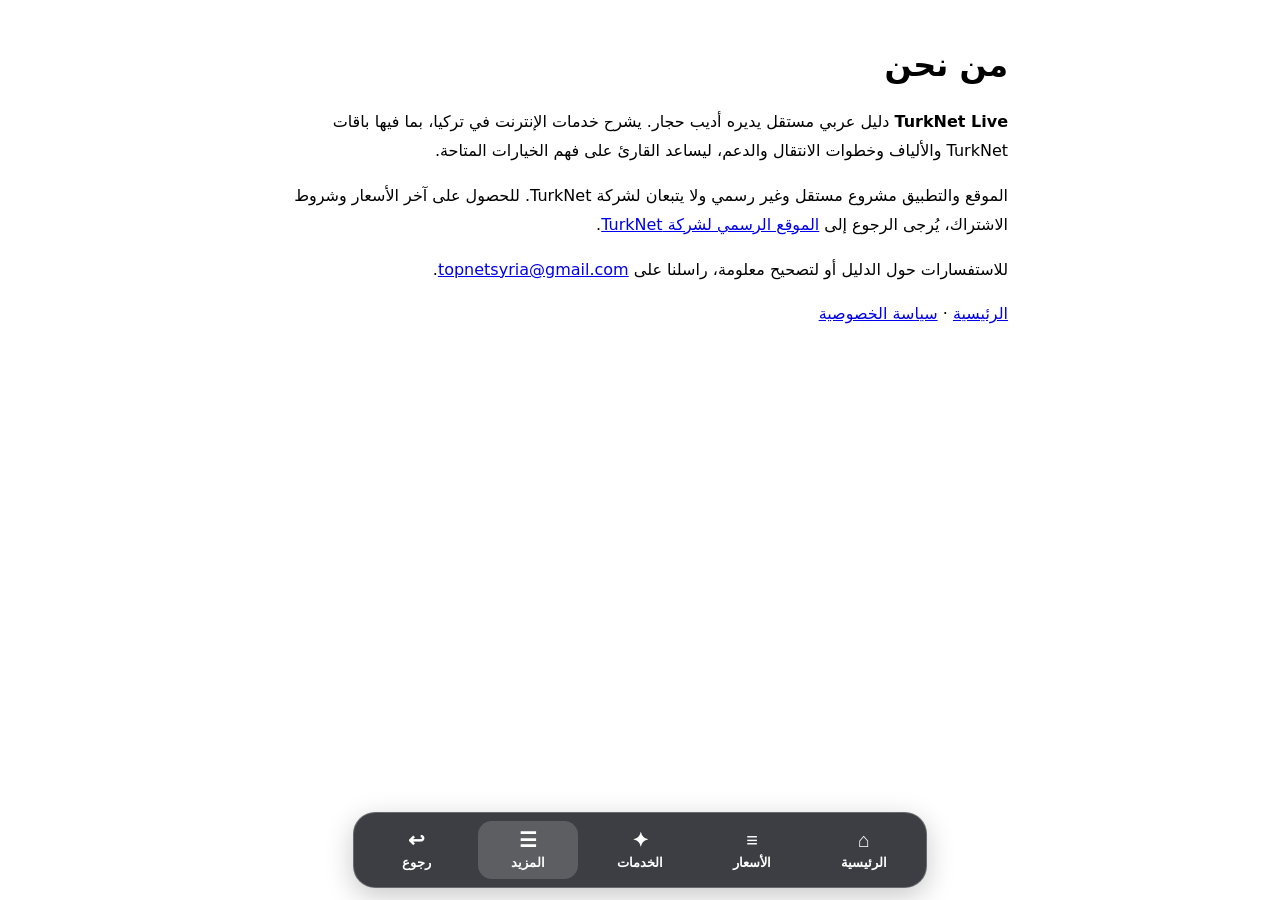
<file: about.html>
<!doctype html>
<html lang="ar" dir="rtl">
<head>
  <meta charset="utf-8">
  <meta name="viewport" content="width=device-width, initial-scale=1">
  <meta name="description" content="تعرّف على TurkNet Live، دليل عربي مستقل لخدمات الإنترنت في تركيا">
  <title>من نحن | TurkNet Live</title>
  <link rel="canonical" href="https://turknet.live/about.html">
  <style>
    :root{color-scheme:light dark}
    body{margin:0;padding:1.5rem;font:1rem/1.8 system-ui,sans-serif}
    main{max-width:46rem;margin:auto}
    h1{line-height:1.3}
    h2{font-size:1.2rem;margin-block:1.6rem .3rem}
    p{margin-block:.5rem 1rem}
    a{word-break:break-word}
  </style>
<script src="/site-quicknav.js?v=20261126c" defer></script></head>
<body>
  <main>
    <h1>من نحن</h1>
    <p><strong>TurkNet Live</strong> دليل عربي مستقل يديره أديب حجار. يشرح خدمات الإنترنت في تركيا، بما فيها باقات TurkNet والألياف وخطوات الانتقال والدعم، ليساعد القارئ على فهم الخيارات المتاحة.</p>
    <p>الموقع والتطبيق مشروع مستقل وغير رسمي ولا يتبعان لشركة TurkNet. للحصول على آخر الأسعار وشروط الاشتراك، يُرجى الرجوع إلى <a href="https://www.turk.net/">الموقع الرسمي لشركة TurkNet</a>.</p>
    <p>للاستفسارات حول الدليل أو لتصحيح معلومة، راسلنا على <a href="mailto:topnetsyria@gmail.com"><bdi>topnetsyria@gmail.com</bdi></a>.</p>
    <nav aria-label="روابط الموقع"><a href="/">الرئيسية</a> · <a href="/privacy-policy.html">سياسة الخصوصية</a></nav>
  </main>
</body>
</html>
</file>
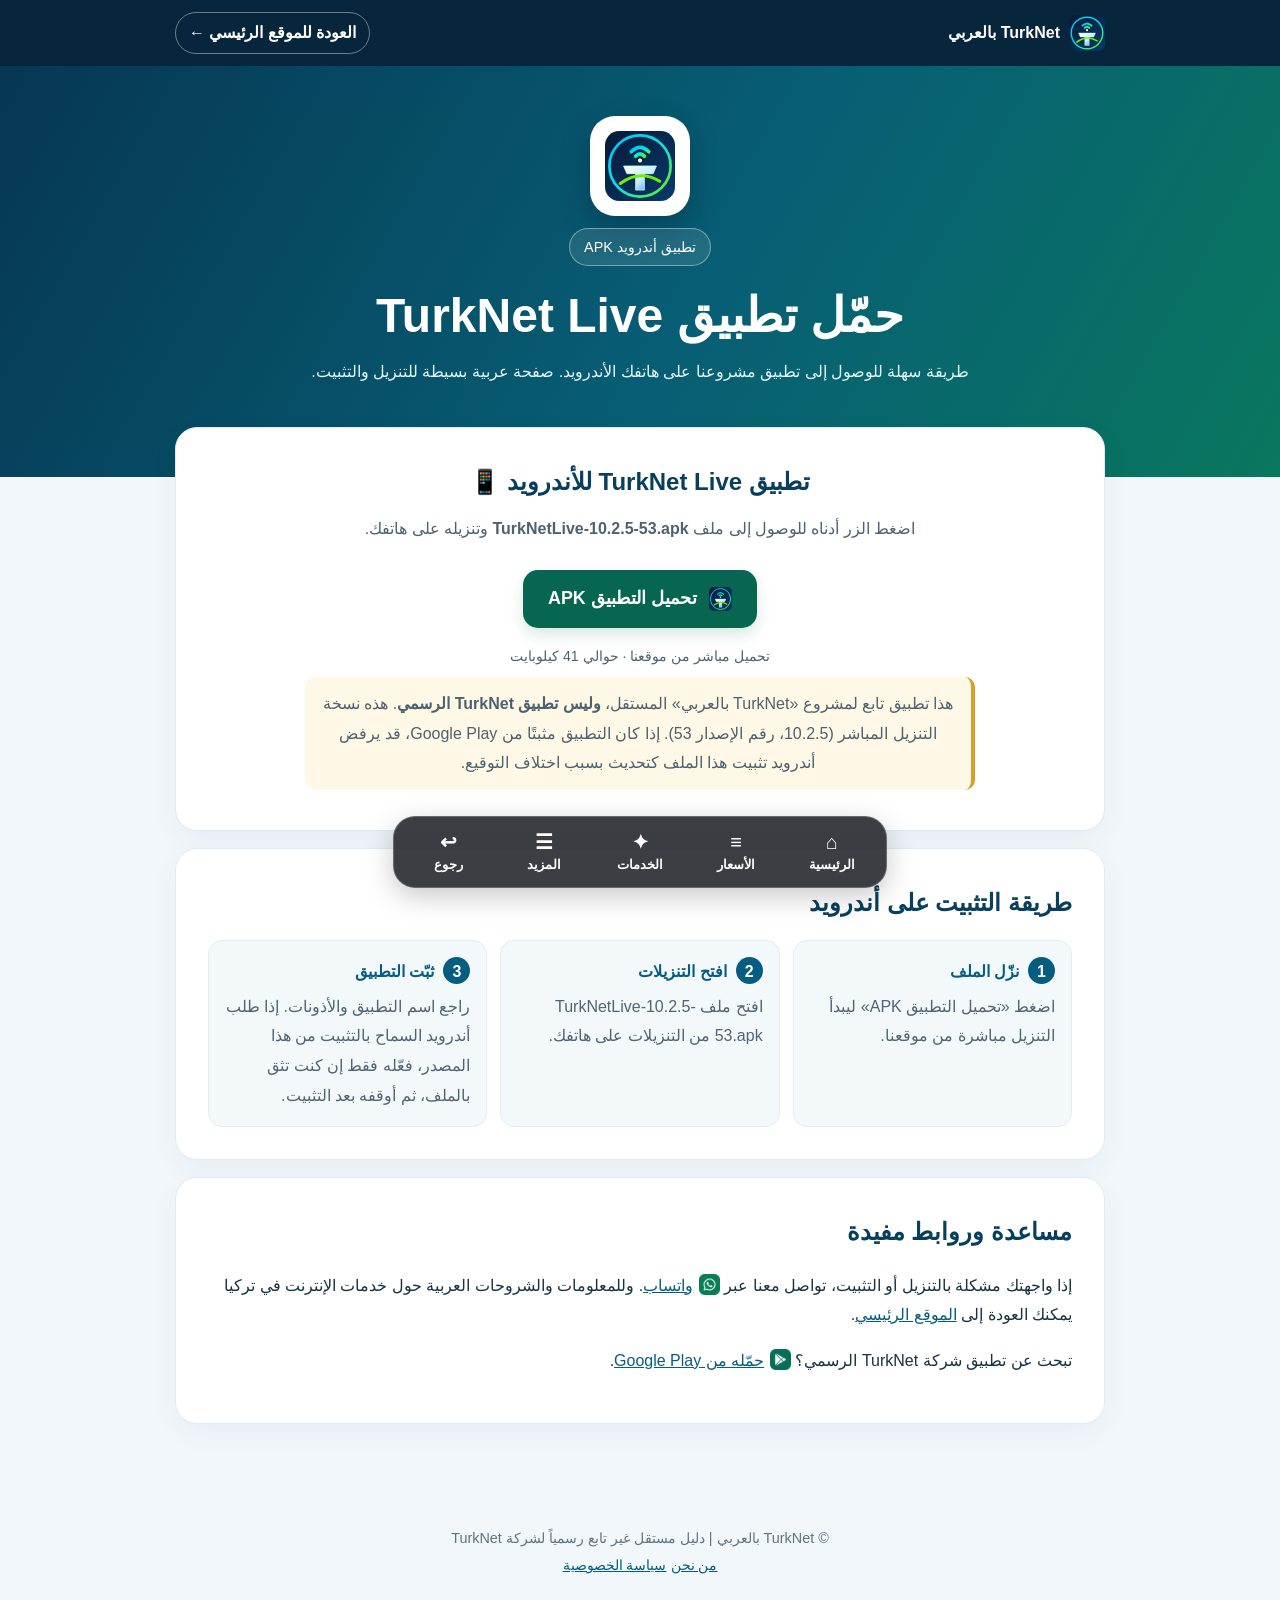
<file: app.html>
<!doctype html>
<html lang="ar" dir="rtl">
<head>
<meta charset="utf-8"><meta name="viewport" content="width=device-width,initial-scale=1">
<title>تحميل تطبيق TurkNet Live للأندرويد | تورك نت بالعربي</title>
<meta name="description" content="حمّل تطبيق TurkNet Live للأندرويد من صفحة تورك نت بالعربي، مع خطوات تثبيت مبسطة ومعلومات عن مصدر التطبيق.">
<link rel="canonical" href="https://turknet.live/app.html">
<meta property="og:type" content="website"><meta property="og:locale" content="ar_AR"><meta property="og:title" content="تطبيق TurkNet Live للأندرويد"><meta property="og:description" content="صفحة تحميل التطبيق مع إرشادات التثبيت بالعربية."><meta property="og:url" content="https://turknet.live/app.html"><meta property="og:image" content="https://turknet.live/unnamed.jpg">
<link rel="icon" href="favicon.svg" type="image/svg+xml">
<meta name="theme-color" content="#064477">
<script>(()=>{const load=()=>{if(document.querySelector('script[data-gtm-delayed]'))return;const s=document.createElement('script');s.async=true;s.dataset.gtmDelayed='true';s.src='https://www.googletagmanager.com/gtm.js?id=GTM-WWHQ7DDB';document.head.appendChild(s)};if(document.readyState==='complete')load();else window.addEventListener('load',load,{once:true})})();</script>
<script>window.dataLayer=window.dataLayer||[];function gtag(){dataLayer.push(arguments)}gtag('js',new Date());</script>
<style>
:root{color-scheme:light;--navy:#06283f;--blue:#075d80;--green:#128267;--paper:#f2f7fb;--ink:#163243}*{box-sizing:border-box}body{margin:0;background:var(--paper);color:var(--ink);font-family:Tahoma,Arial,sans-serif;line-height:1.85}a{color:#075d80}a:focus-visible{outline:3px solid #f2ad30;outline-offset:4px}.wrap{width:min(100% - 32px,930px);margin-inline:auto}.top{background:#08263b;color:#f4fbff;padding:12px 0}.top .wrap{display:flex;align-items:center;justify-content:space-between;gap:15px;flex-wrap:wrap}.top a{color:white;text-decoration:none;font-weight:700}.brand{display:inline-flex;align-items:center;gap:9px}.brand img{width:36px;height:36px}.back{border:1px solid #ffffff65;padding:5px 13px;border-radius:30px}.hero{background:linear-gradient(120deg,#063753,#075e75 55%,#0a775e);color:white;padding:50px 0 90px;text-align:center}.tag{display:inline-block;border:1px solid #ffffff65;border-radius:999px;padding:5px 14px;background:#ffffff1b;font-size:.9rem}.hero h1{font-size:clamp(1.8rem,5.6vw,3rem);margin:16px 0 8px;line-height:1.4}.hero p{max-width:680px;margin:0 auto;color:#e6f5fb}.app-icon{display:grid;place-items:center;width:100px;height:100px;margin:0 auto 12px;border:2px solid #ffffff8c;border-radius:25px;background:#ffffff;box-shadow:0 14px 30px #001d3052}.app-icon img{width:70px;height:70px}.content{margin-top:-50px;position:relative;padding-bottom:60px}.card{border:1px solid #dfeaf1;border-radius:22px;background:white;padding:clamp(20px,4vw,32px);margin-bottom:17px;box-shadow:0 9px 29px #0c41520d}.download-card{text-align:center}.download-card h2{font-size:1.5rem;margin:0 0 8px}.download-card p{color:#4d6270;margin:8px auto;max-width:670px}.download-btn{display:inline-flex;align-items:center;justify-content:center;gap:12px;min-height:58px;background:#07664f;color:white!important;border-radius:15px;padding:12px 25px;text-decoration:none;font-size:1.12rem;font-weight:800;box-shadow:0 7px 16px #066a4b27;transition:background .2s,transform .2s;margin:18px 0 7px}.download-btn:hover{background:#07523f;transform:translateY(-1px)}.help{font-size:.88rem}.note{border-right:4px solid #d99e2c;background:#fff8e7;padding:12px 15px;border-radius:10px;color:#58420b}.steps{display:grid;grid-template-columns:repeat(3,minmax(0,1fr));gap:13px;counter-reset:step;margin-top:15px}.step{background:#f3f8fb;border:1px solid #e1edf2;border-radius:14px;padding:16px}.step b{display:block;color:#075d80}.step b:before{counter-increment:step;content:counter(step);display:inline-grid;place-items:center;background:#075d80;color:white;width:27px;height:27px;border-radius:50%;margin-left:9px}.step p{margin:5px 0 0;color:#526473}.card h2{margin:0 0 10px;color:#083f5e}footer{text-align:center;padding:24px 10px;color:#62727f;font-size:.9rem}@media(max-width:620px){.hero{padding:34px 0 78px}.steps{grid-template-columns:1fr}.download-btn{width:100%;max-width:410px}.top .wrap{justify-content:center}}
</style><link rel="stylesheet" href="/assets/platforms/icons.css"><script src="/downloads/open-apk-in-browser.js" defer></script><script src="/site-quicknav.js?v=20261126c" defer></script></head>
<body>
<header class="top"><div class="wrap"><a class="brand" href="/"><img src="favicon.svg" width="36" height="36" alt=""><span>TurkNet بالعربي</span></a><a class="back" href="/">العودة للموقع الرئيسي ←</a></div></header>
<section class="hero"><div class="wrap"><div class="app-icon"><img src="favicon.svg" width="70" height="70" alt="رمز TurkNet بالعربي"></div><span class="tag">تطبيق أندرويد APK</span><h1>حمّل تطبيق TurkNet Live</h1><p>طريقة سهلة للوصول إلى تطبيق مشروعنا على هاتفك الأندرويد. صفحة عربية بسيطة للتنزيل والتثبيت.</p></div></section>
<main class="wrap content">
<section class="card download-card" aria-labelledby="download-title"><h2 id="download-title">تطبيق TurkNet Live للأندرويد 📱</h2><p>اضغط الزر أدناه للوصول إلى ملف <strong>TurkNetLive-10.2.5-53.apk</strong> وتنزيله على هاتفك.</p><a class="download-btn" href="/downloads/TurkNetLive-10.2.5-53.apk" download data-open-apk-in-browser><img class="platform-icon" src="/favicon.svg" width="24" height="24" alt="" decoding="async">تحميل التطبيق APK</a><p class="help">تحميل مباشر من موقعنا · حوالي 41 كيلوبايت</p><p class="note">هذا تطبيق تابع لمشروع «TurkNet بالعربي» المستقل، <strong>وليس تطبيق TurkNet الرسمي</strong>. هذه نسخة التنزيل المباشر (10.2.5، رقم الإصدار 53). إذا كان التطبيق مثبتًا من Google Play، قد يرفض أندرويد تثبيت هذا الملف كتحديث بسبب اختلاف التوقيع.</p></section>
<section class="card" aria-labelledby="steps-title"><h2 id="steps-title">طريقة التثبيت على أندرويد</h2><div class="steps"><div class="step"><b>نزّل الملف</b><p>اضغط «تحميل التطبيق APK» ليبدأ التنزيل مباشرة من موقعنا.</p></div><div class="step"><b>افتح التنزيلات</b><p>افتح ملف <span dir="ltr">TurkNetLive-10.2.5-53.apk</span> من التنزيلات على هاتفك.</p></div><div class="step"><b>ثبّت التطبيق</b><p>راجع اسم التطبيق والأذونات. إذا طلب أندرويد السماح بالتثبيت من هذا المصدر، فعّله فقط إن كنت تثق بالملف، ثم أوقفه بعد التثبيت.</p></div></div></section>
<section class="card"><h2>مساعدة وروابط مفيدة</h2><p>إذا واجهتك مشكلة بالتنزيل أو التثبيت، تواصل معنا عبر <a href="https://wa.me/905524319544" rel="noopener noreferrer"><img class="platform-icon" src="/assets/platforms/whatsapp.png" width="24" height="24" alt="" decoding="async">واتساب</a>. وللمعلومات والشروحات العربية حول خدمات الإنترنت في تركيا يمكنك العودة إلى <a href="/">الموقع الرئيسي</a>.</p><p>تبحث عن تطبيق شركة TurkNet الرسمي؟ <a href="https://play.google.com/store/apps/details?id=com.turknet.oim" rel="noopener noreferrer"><img class="platform-icon" src="/assets/platforms/googleplay.png" width="24" height="24" alt="" decoding="async">حمّله من Google Play</a>.</p></section>


</main><footer>© TurkNet بالعربي | دليل مستقل غير تابع رسمياً لشركة TurkNet<br><a href="/about.html">من نحن</a> <a href="/privacy-policy.html">سياسة الخصوصية</a></footer></body></html>
</file>
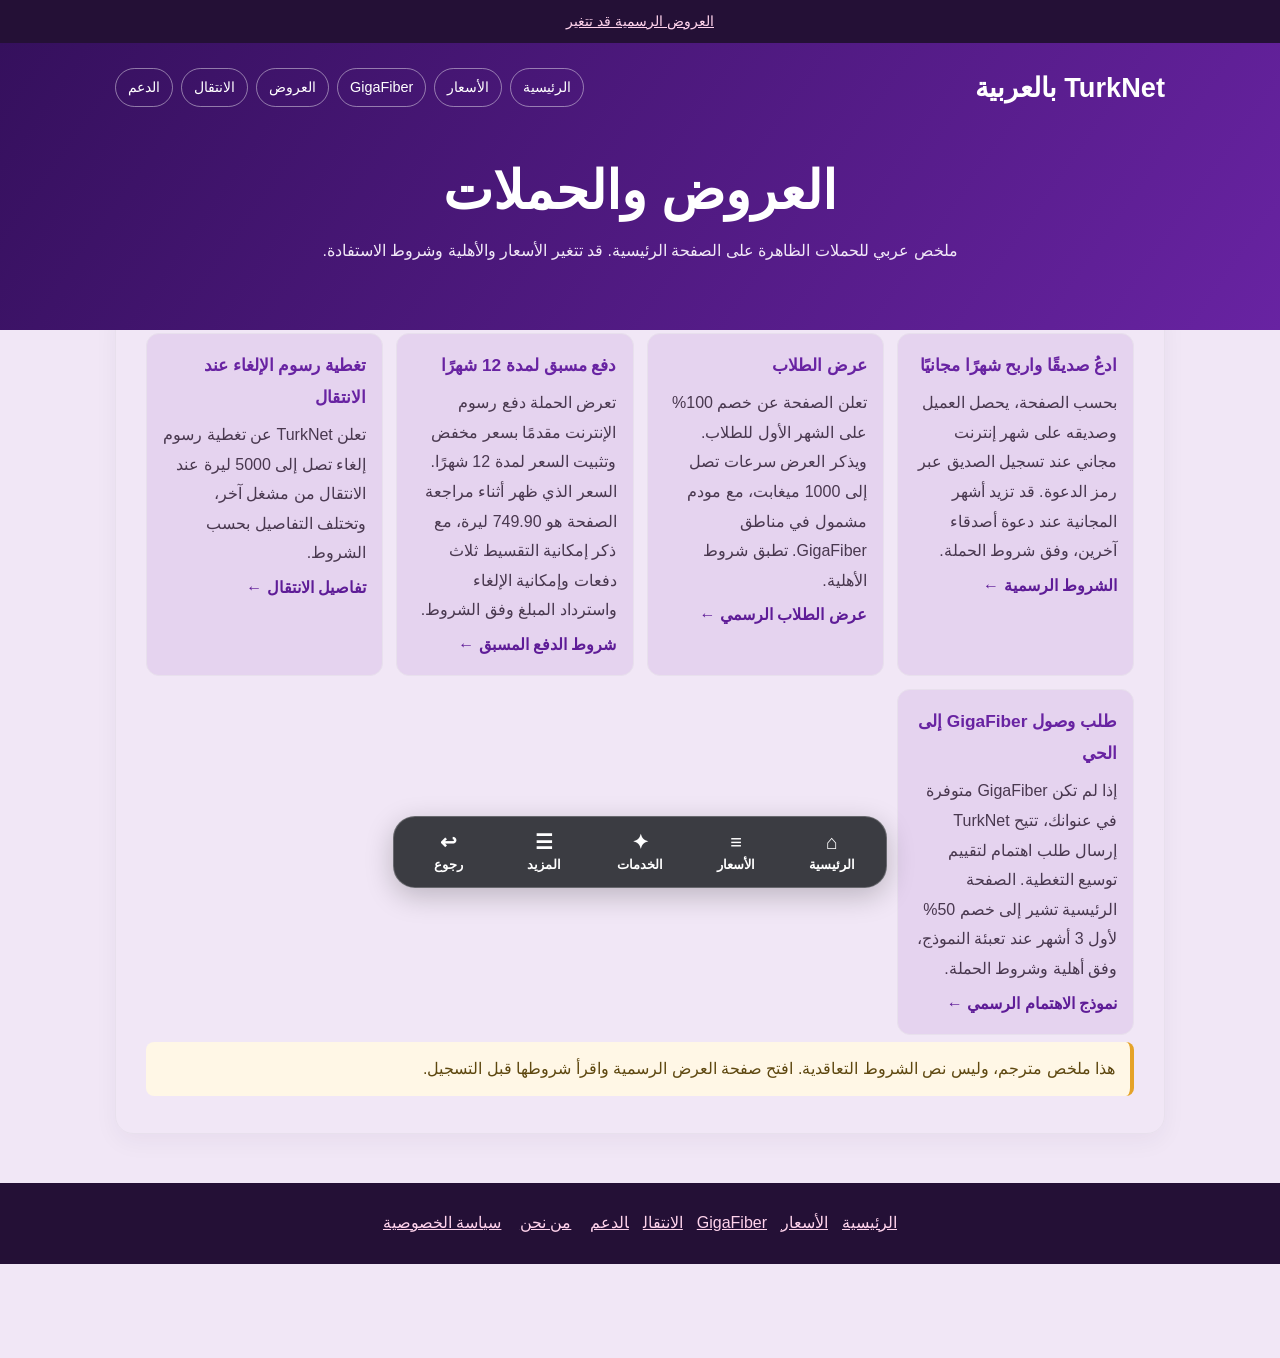
<file: campaigns.html>
<!doctype html><html lang="ar" dir="rtl"><head>
<!-- Google Tag Manager: TurkNet Live -->
<script async src="https://www.googletagmanager.com/gtm.js?id=GTM-WWHQ7DDB"></script>
<script>
  window.dataLayer = window.dataLayer || [];
  function gtag(){dataLayer.push(arguments);}
  gtag('js', new Date());
</script>
<meta charset="utf-8"><meta name="viewport" content="width=device-width,initial-scale=1"><meta name="description" content="استعرض عروض TurkNet في تركيا، من دعوة الأصدقاء وعرض الطلاب إلى الدفع المسبق وتغطية رسوم الإلغاء، مع روابط للاطلاع على شروط كل حملة."><title>العروض | TurkNet بالعربية</title><link rel="canonical" href="https://turknet.live/campaigns.html"><link rel="stylesheet" href="style.css"><link rel="icon" type="image/svg+xml" sizes="any" href="https://turknet.live/favicon.svg"><script src="/site-quicknav.js?v=20261126c" defer></script></head><body><div class="top"><a href="https://www.turk.net/" rel="noopener">العروض الرسمية قد تتغير</a></div><header class="hero"><div class="wrap"><nav class="nav"><a class="brand" href="index.html">TurkNet بالعربية</a><div class="navlinks"><a href="index.html">الرئيسية</a><a href="tariffs.html">الأسعار</a><a href="gigafiber.html">GigaFiber</a><a href="campaigns.html">العروض</a><a href="switching.html">الانتقال</a><a href="support.html">الدعم</a></div></nav><div class="hero-copy"><h1>العروض والحملات</h1><p>ملخص عربي للحملات الظاهرة على الصفحة الرئيسية. قد تتغير الأسعار والأهلية وشروط الاستفادة.</p></div></div></header><main class="wrap main"><section class="card"><div class="grid"><article class="tile"><h3>ادعُ صديقًا واربح شهرًا مجانيًا</h3><p>بحسب الصفحة، يحصل العميل وصديقه على شهر إنترنت مجاني عند تسجيل الصديق عبر رمز الدعوة. قد تزيد أشهر المجانية عند دعوة أصدقاء آخرين، وفق شروط الحملة.</p><a href="https://www.turk.net/arkadasini-getir" rel="noopener">الشروط الرسمية ←</a></article><article class="tile"><h3>عرض الطلاب</h3><p>تعلن الصفحة عن خصم 100% على الشهر الأول للطلاب. ويذكر العرض سرعات تصل إلى 1000 ميغابت، مع مودم مشمول في مناطق GigaFiber. تطبق شروط الأهلية.</p><a href="https://www.turk.net/ogrencilere-internet-paketleri" rel="noopener">عرض الطلاب الرسمي ←</a></article><article class="tile"><h3>دفع مسبق لمدة 12 شهرًا</h3><p>تعرض الحملة دفع رسوم الإنترنت مقدمًا بسعر مخفض وتثبيت السعر لمدة 12 شهرًا. السعر الذي ظهر أثناء مراجعة الصفحة هو 749.90 ليرة، مع ذكر إمكانية التقسيط ثلاث دفعات وإمكانية الإلغاء واسترداد المبلغ وفق الشروط.</p><a href="https://www.turk.net/internette-sabit-fiyat-firsati" rel="noopener">شروط الدفع المسبق ←</a></article><article class="tile"><h3>تغطية رسوم الإلغاء عند الانتقال</h3><p>تعلن TurkNet عن تغطية رسوم إلغاء تصل إلى 5000 ليرة عند الانتقال من مشغل آخر، وتختلف التفاصيل بحسب الشروط.</p><a href="https://www.turk.net/baska-operatorden-gecis" rel="noopener">تفاصيل الانتقال ←</a></article><article class="tile"><h3>طلب وصول GigaFiber إلى الحي</h3><p>إذا لم تكن GigaFiber متوفرة في عنوانك، تتيح TurkNet إرسال طلب اهتمام لتقييم توسيع التغطية. الصفحة الرئيسية تشير إلى خصم 50% لأول 3 أشهر عند تعبئة النموذج، وفق أهلية وشروط الحملة.</p><a href="https://www.turk.net/gigafiber-istiyorum" rel="noopener">نموذج الاهتمام الرسمي ←</a></article></div><p class="callout">هذا ملخص مترجم، وليس نص الشروط التعاقدية. افتح صفحة العرض الرسمية واقرأ شروطها قبل التسجيل.</p></section><style>.subpage-ad-trial{max-width:100%;margin:24px auto;display:flex;justify-content:center;align-items:center;overflow:hidden;min-height:300px}.subpage-ad-trial iframe{display:block;max-width:100%;border:0}</style></main><footer class="footer"><div class="wrap footnav"><a href="index.html">الرئيسية</a><a href="tariffs.html">الأسعار</a><a href="gigafiber.html">GigaFiber</a><a href="switching.html">الانتقال</a><a href="support.html">الدعم</a> <a href="/about.html">من نحن</a> <a href="/privacy-policy.html">سياسة الخصوصية</a></div></footer></body></html>
</file>
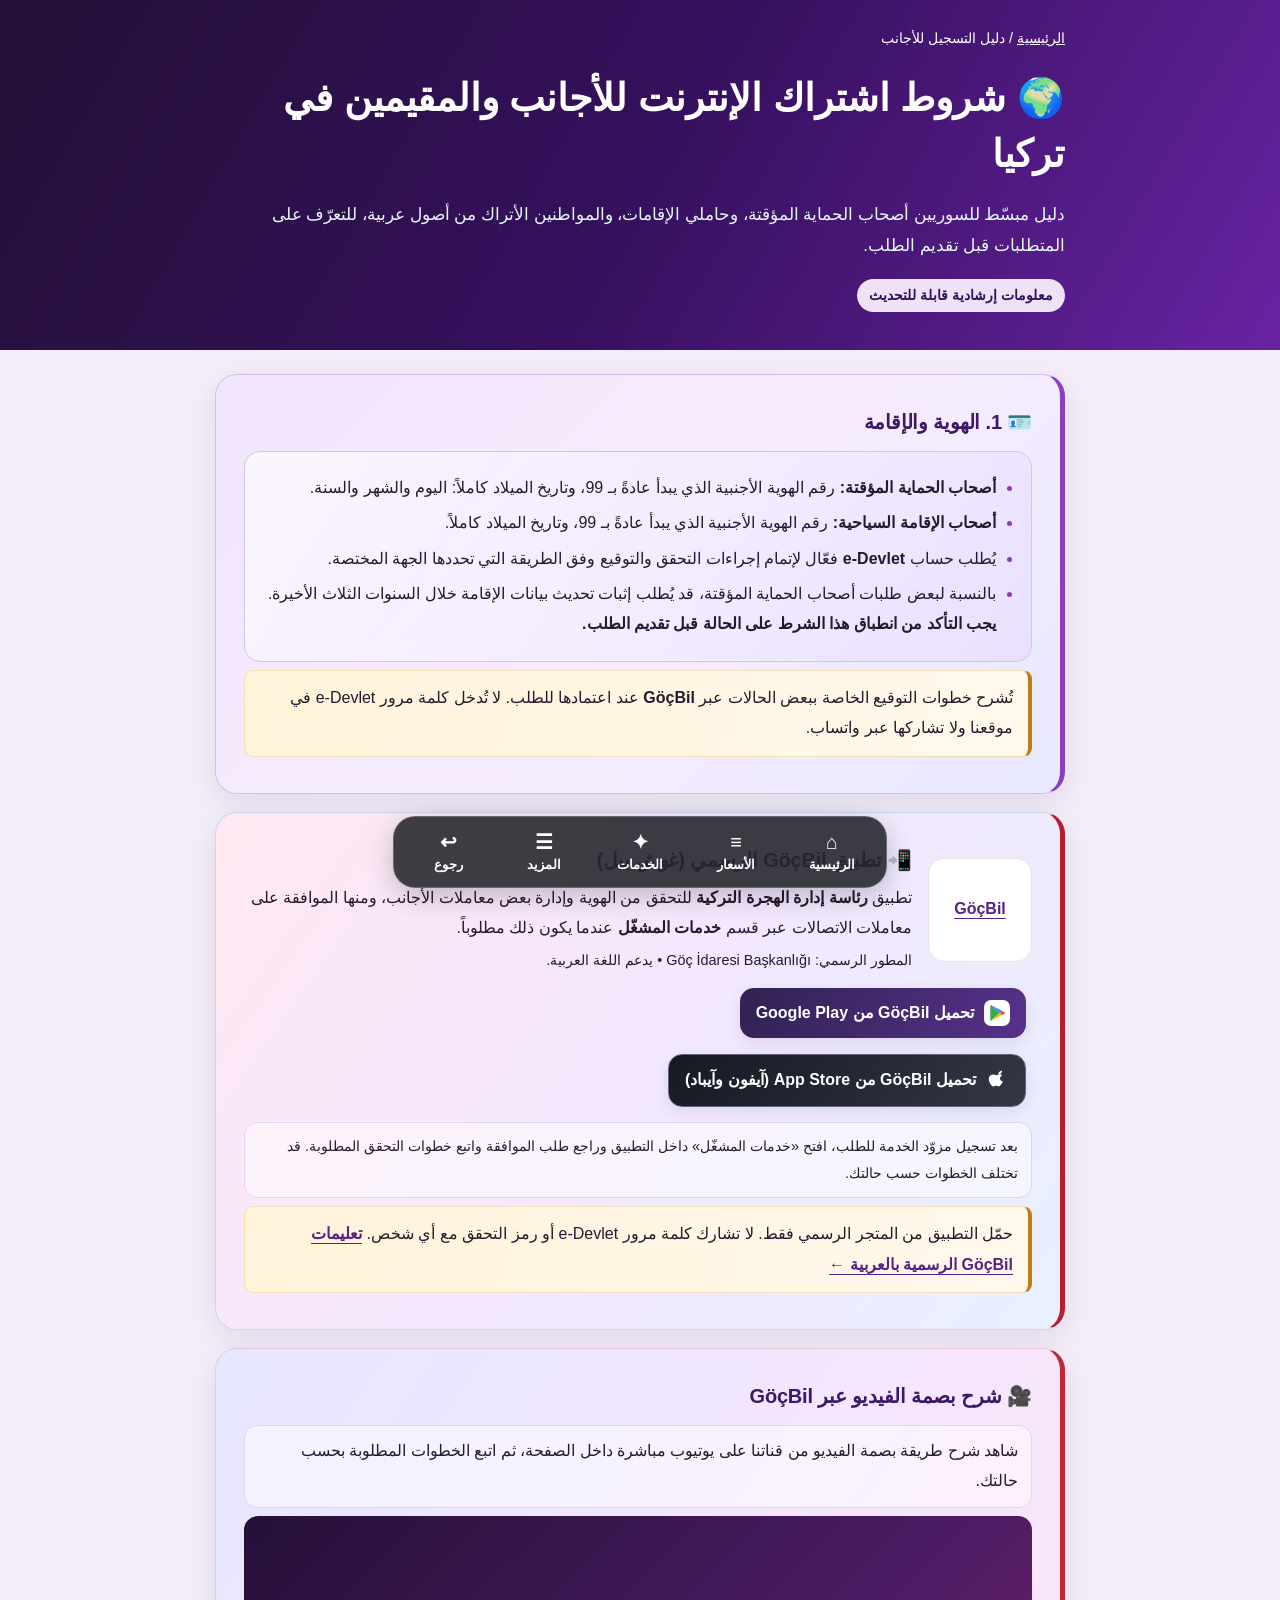
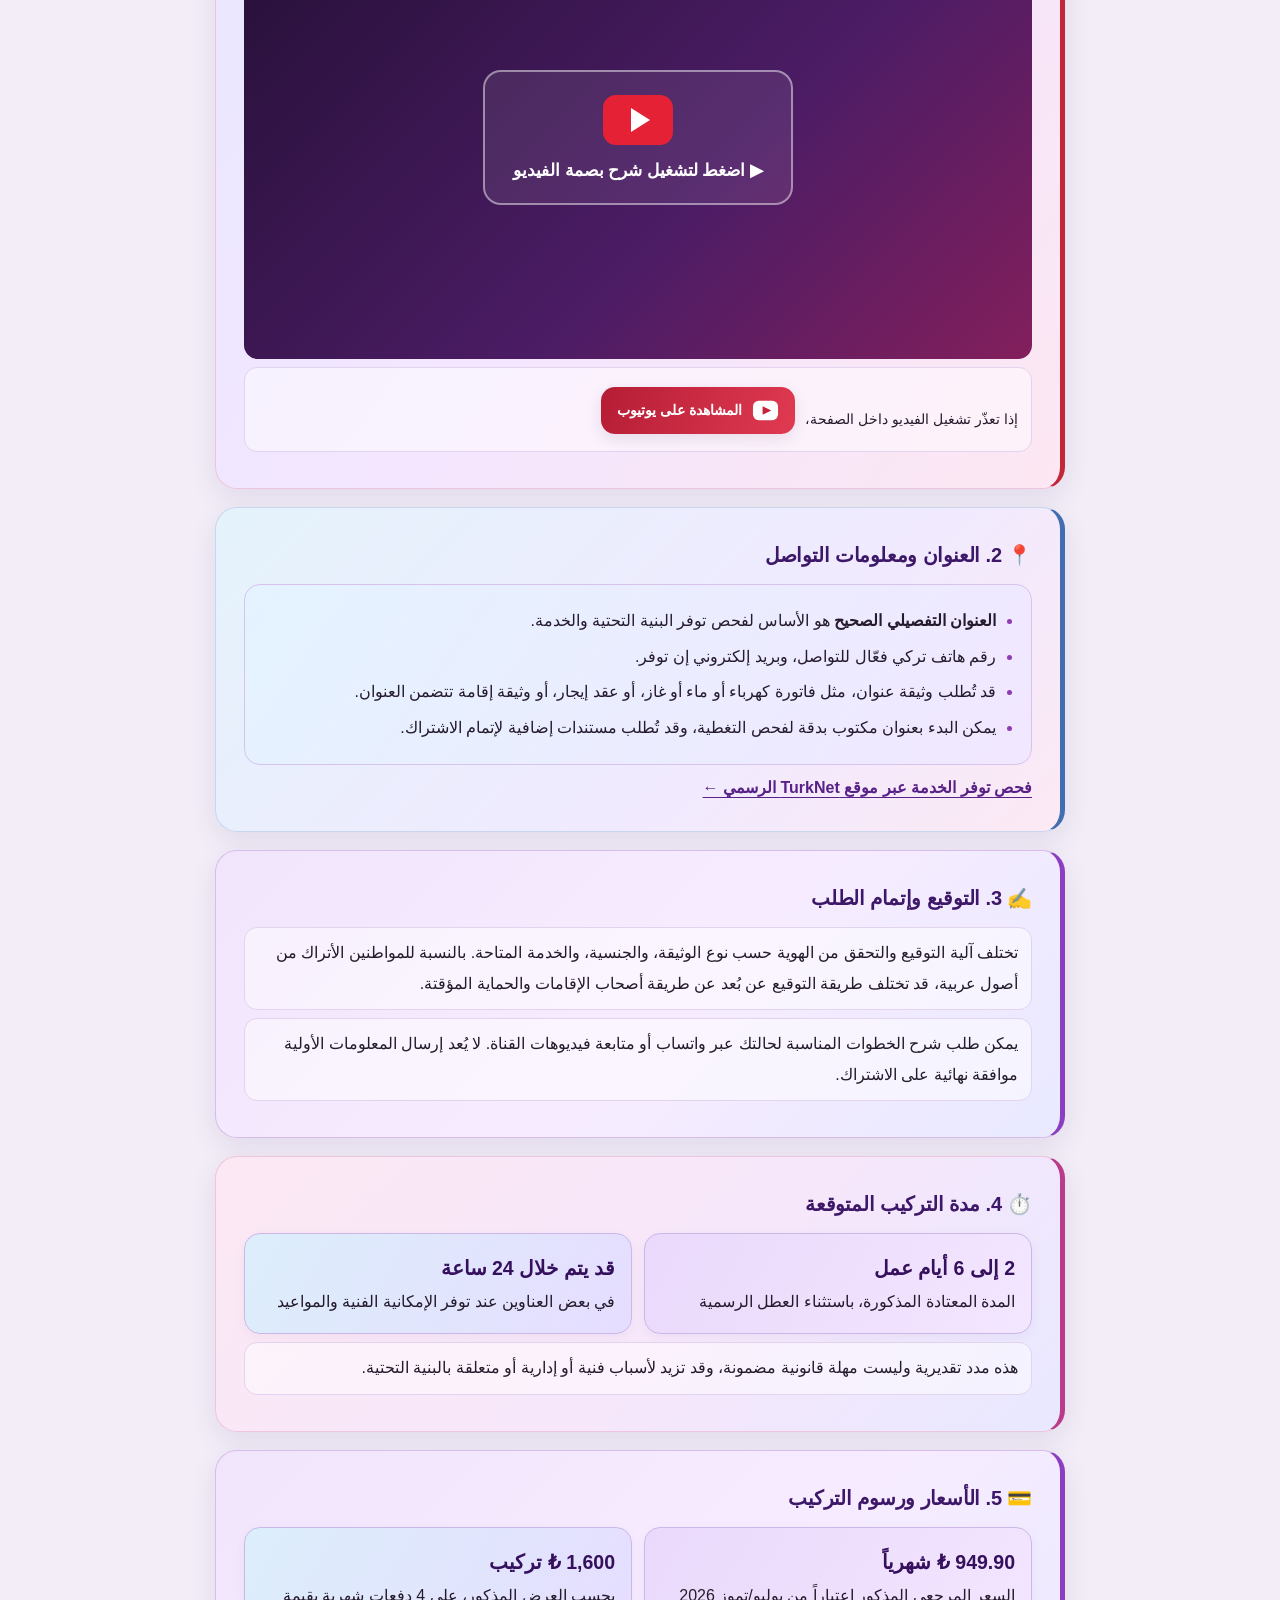
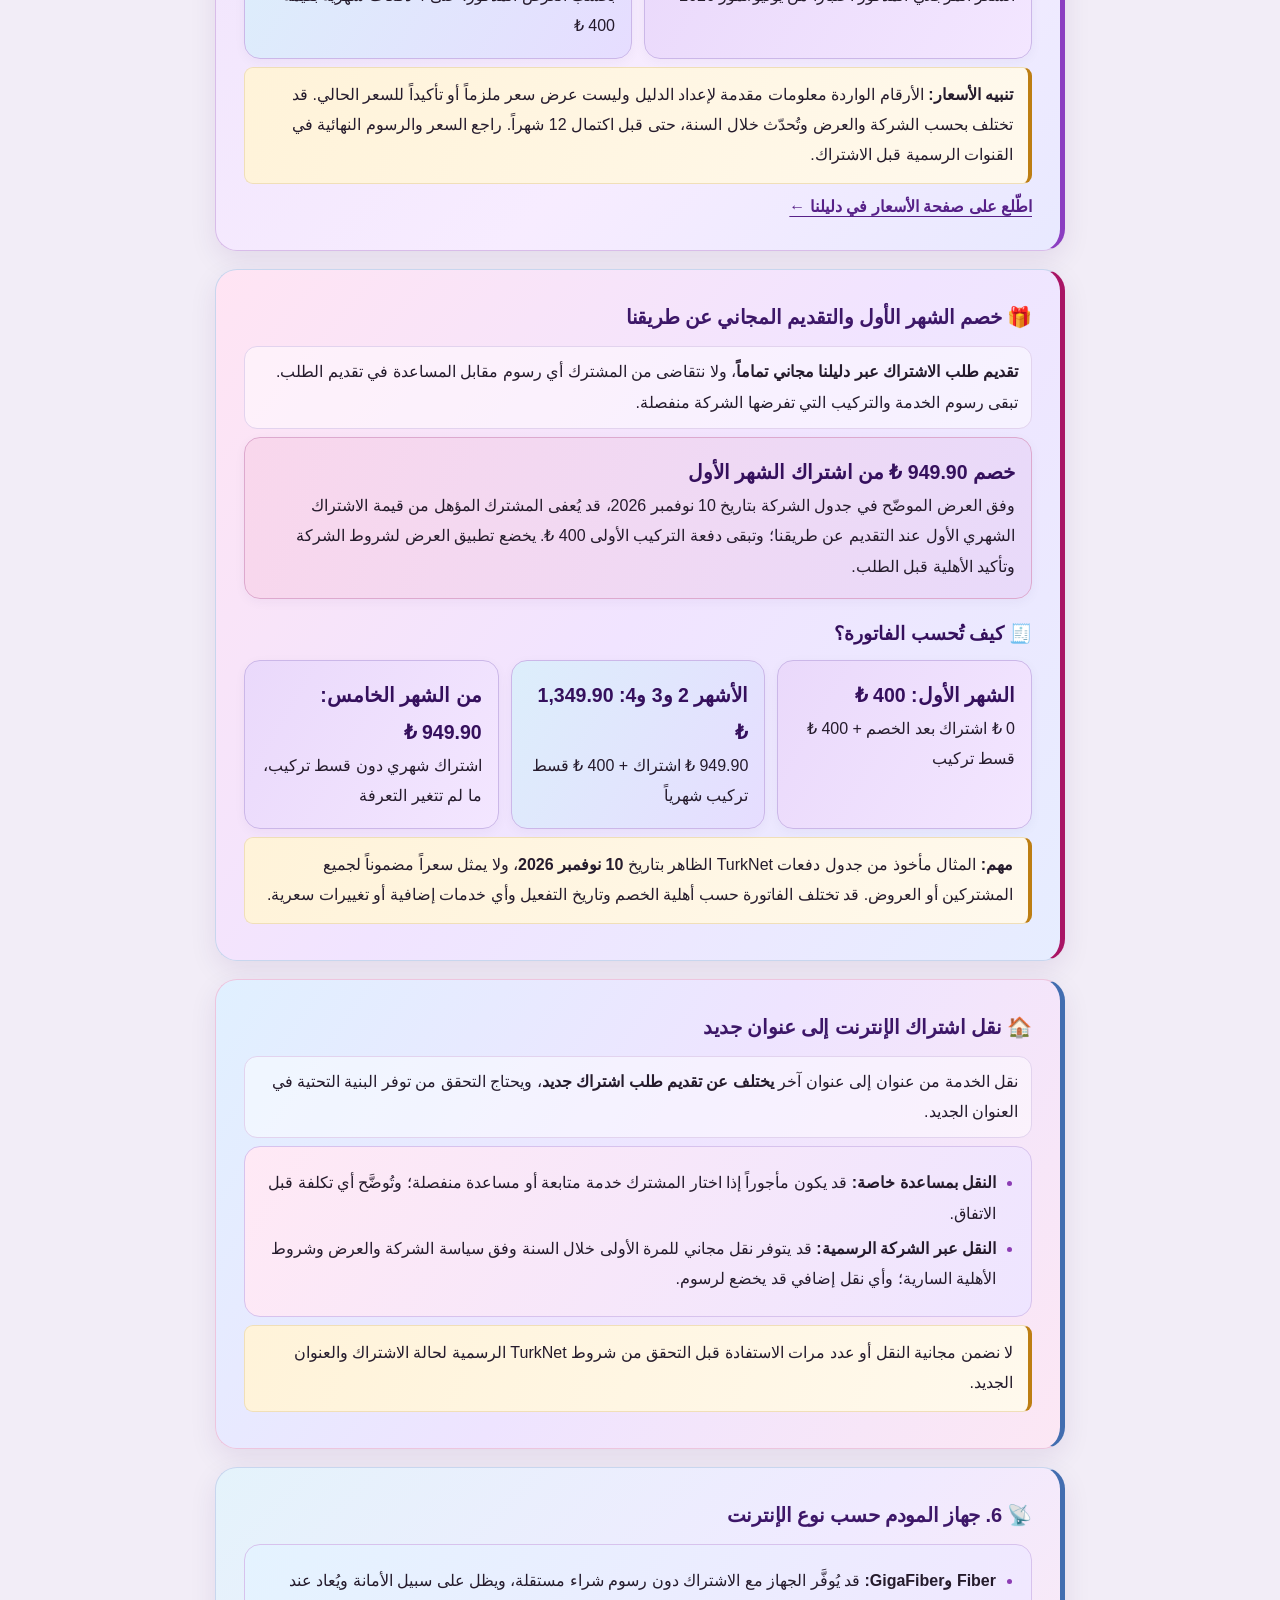
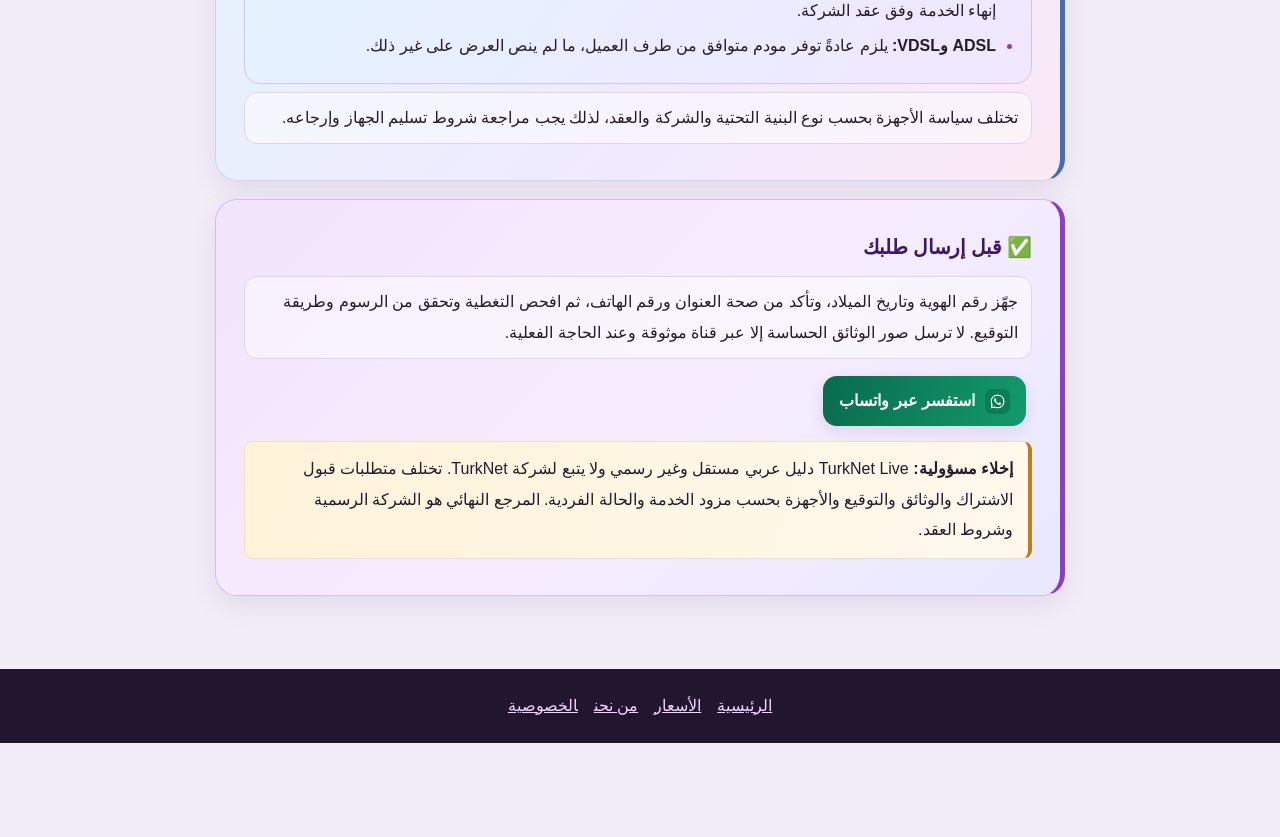
<file: foreigners-internet.html>
<!doctype html>
<html lang="ar" dir="rtl"><head><meta charset="utf-8"><meta name="viewport" content="width=device-width,initial-scale=1">
<title>شروط اشتراك الإنترنت للأجانب في تركيا | TurkNet Live</title>
<meta name="description" content="دليل عربي للأجانب والسوريين في تركيا: الوثائق المطلوبة للاشتراك بالإنترنت المنزلي، التوقيع، العنوان، الأسعار، التركيب والمودم.">
<link rel="canonical" href="https://turknet.live/foreigners-internet.html"><link rel="icon" href="/favicon.svg">
<meta property="og:type" content="article"><meta property="og:title" content="شروط اشتراك الإنترنت للأجانب في تركيا"><meta property="og:url" content="https://turknet.live/foreigners-internet.html">
<style>:root{color-scheme:light}*{box-sizing:border-box}body{margin:0;background:#f2edf7;color:#251b2c;font:16px/1.9 Tahoma,Arial,sans-serif}a{color:#572188}a:focus-visible{outline:3px solid #f3aa17;outline-offset:3px}.wrap{width:min(100% - 28px,850px);margin:auto}.hero{background:linear-gradient(120deg,#241036,#35105d,#6823a2);color:white;padding:25px 0 38px}.hero a{color:white}.hero h1{font-size:clamp(1.6rem,5vw,2.4rem);line-height:1.45;margin:18px 0 10px}.hero p{color:#e6f7fa}.crumb{font-size:.9rem}.lead{font-size:1.05rem}.main{padding:24px 0 55px}.card{position:relative;overflow:hidden;background:linear-gradient(135deg,#f1e5fc 0%,#f7ecff 55%,#e8e9ff 100%);border:1px solid #d8bce9;border-right:5px solid #8b3ec1;border-radius:22px;padding:clamp(18px,4vw,28px);margin-bottom:18px;box-shadow:0 9px 28px #35105d16}.card:nth-child(2n){background:linear-gradient(135deg,#e4f3fb 0%,#f0eaff 60%,#fce9f4 100%);border-color:#c8d6ee;border-right-color:#426db0}.card:nth-child(3n){background:linear-gradient(135deg,#fce8f3 0%,#f6e7fb 58%,#e8e8ff 100%);border-color:#edc5de;border-right-color:#bb3b8b}.card h2{letter-spacing:-.2px}.card li::marker{color:#8c3cb4}.card a:not(.btn){font-weight:700;text-underline-offset:4px}.card .notice{background:linear-gradient(110deg,#fff3d9,#fff9ed);border:1px solid #f0dfb8;border-right:4px solid #bd7e13}.card:target{outline:3px solid #b764d6;outline-offset:3px}.card h2{font-size:1.25rem;color:#3d1768;margin:0 0 10px}.card p{margin:8px 0}.card ul{padding-right:22px;margin:8px 0}.card li{margin:5px 0}.tag{display:inline-block;background:#eee3f6;color:#35105d;border-radius:999px;padding:3px 12px;font-size:.88rem;font-weight:bold}.facts{display:grid;grid-template-columns:repeat(auto-fit,minmax(190px,1fr));gap:12px}.fact{border:1px solid #cbb7e8;border-radius:16px;background:linear-gradient(120deg,#ead9fb,#f3e6ff);padding:16px;box-shadow:0 3px 12px #35105d0b}.fact strong{display:block;font-size:1.22rem;color:#35105d}.notice{border-right:4px solid #bd7e13;background:#fff8e8;border-radius:9px;padding:12px 15px}.btn{display:inline-block;padding:10px 20px;background:#a91565;color:#fff!important;text-decoration:none;border-radius:999px;font-weight:bold;margin:8px 0}.footer{background:#21152f;color:white;padding:22px;text-align:center}.footer a{color:#f2d5ff;margin:0 8px}@media(max-width:480px){.facts{grid-template-columns:1fr}}</style>
<style id="guide-service-visuals">
/* Lightweight, accessible service buttons and colorful inner panels */
.card>ul{background:linear-gradient(125deg,#ffffff9e,#e8ddffb8);border:1px solid #d7c2ed;border-radius:16px;padding:16px 35px 16px 15px}
.card:nth-child(2n)>ul{background:linear-gradient(125deg,#e4f3ff,#f1e7ff)}
.card:nth-child(3n)>ul{background:linear-gradient(125deg,#ffe9f5,#eee5ff)}
.card>p:not(.notice){background:#ffffff75;border:1px solid #e2d3ee;border-radius:13px;padding:10px 13px}
.card .fact:nth-child(2){background:linear-gradient(120deg,#dceefb,#e6ddff)}
.service-link{display:inline-flex;align-items:center;justify-content:center;gap:10px;min-height:46px;border-radius:14px;padding:10px 16px;margin:9px 6px 7px 0;text-decoration:none!important;font-weight:800;box-shadow:0 5px 16px #26103519;transition:transform .15s,box-shadow .15s}
.service-link:hover{transform:translateY(-2px);box-shadow:0 8px 18px #26103525}
.service-link:focus-visible{outline:3px solid #ffbc42;outline-offset:3px}
.service-link img{width:25px;height:25px;object-fit:contain;flex:none}
.service-link.google{background:linear-gradient(110deg,#312253,#56318a);color:#fff!important}
.service-link.youtube{background:linear-gradient(110deg,#b51d35,#e03a52);color:#fff!important}
.service-link.whatsapp{background:linear-gradient(110deg,#086b4d,#139b6c);color:#fff!important}
.service-link.google .play-mark{width:26px;height:26px;display:inline-grid;place-items:center;background:#fff;border-radius:7px;flex:none}
.service-link.google .play-mark svg{width:20px;height:20px}
.service-link img[src*="youtube"]{filter:brightness(0) invert(1)}
@media(max-width:520px){.service-link{width:100%;margin:8px 0;justify-content:center}.card>ul{padding-right:28px}#gocbil-app>div:first-child{gap:10px!important}#gocbil-app h2{font-size:1.16rem;line-height:1.6}#gocbil-app .service-link{font-size:.94rem;line-height:1.55;padding:10px 12px}}
</style>
<script src="/site-quicknav.js?v=20261126c" defer></script></head><body>
<header class="hero"><div class="wrap"><div class="crumb"><a href="/">الرئيسية</a> / دليل التسجيل للأجانب</div><h1>🌍 شروط اشتراك الإنترنت للأجانب والمقيمين في تركيا</h1><p class="lead">دليل مبسّط للسوريين أصحاب الحماية المؤقتة، وحاملي الإقامات، والمواطنين الأتراك من أصول عربية، للتعرّف على المتطلبات قبل تقديم الطلب.</p><span class="tag">معلومات إرشادية قابلة للتحديث</span></div></header>
<main class="wrap main">
<section class="card"><h2>🪪 1. الهوية والإقامة</h2><ul><li><strong>أصحاب الحماية المؤقتة:</strong> رقم الهوية الأجنبية الذي يبدأ عادةً بـ <bdi>99</bdi>، وتاريخ الميلاد كاملاً: اليوم والشهر والسنة.</li><li><strong>أصحاب الإقامة السياحية:</strong> رقم الهوية الأجنبية الذي يبدأ عادةً بـ <bdi>99</bdi>، وتاريخ الميلاد كاملاً.</li><li>يُطلب حساب <strong>e-Devlet</strong> فعّال لإتمام إجراءات التحقق والتوقيع وفق الطريقة التي تحددها الجهة المختصة.</li><li>بالنسبة لبعض طلبات أصحاب الحماية المؤقتة، قد يُطلب إثبات تحديث بيانات الإقامة خلال السنوات الثلاث الأخيرة. <strong>يجب التأكد من انطباق هذا الشرط على الحالة قبل تقديم الطلب.</strong></li></ul><p class="notice">تُشرح خطوات التوقيع الخاصة ببعض الحالات عبر <strong>GöçBil</strong> عند اعتمادها للطلب. لا تُدخل كلمة مرور e-Devlet في موقعنا ولا تشاركها عبر واتساب.</p></section>
<section class="card" id="gocbil-app" aria-labelledby="gocbil-app-title" style="border-right:5px solid #b91c2c;background:linear-gradient(125deg,#ffe8f1,#f4e8ff,#e8f0ff)">
<div style="display:flex;align-items:center;gap:16px;flex-wrap:wrap">
<a href="https://play.google.com/store/apps/details?id=tr.gov.goc.mobil" target="_blank" rel="noopener noreferrer" aria-label="فتح تطبيق GöçBil الرسمي في Google Play" style="display:block;flex:none;background:#fff;border:1px solid #f0dfe2;border-radius:16px;padding:9px;width:104px;height:104px;display:grid;place-items:center">
<img src="https://gocbil.goc.gov.tr/assets/images/logo-dark.png" alt="شعار GöçBil الرسمي لإدارة الهجرة التركية" loading="lazy" decoding="async" width="86" height="86" style="display:block;width:86px;height:auto;max-height:86px;object-fit:contain" onerror="this.style.display='none';this.parentNode.textContent='GöçBil'">
</a><div style="flex:1;min-width:200px"><h2 id="gocbil-app-title" style="margin-bottom:4px">📲 تطبيق GöçBil الرسمي (غوش بيل)</h2><p style="margin:4px 0">تطبيق <strong>رئاسة إدارة الهجرة التركية</strong> للتحقق من الهوية وإدارة بعض معاملات الأجانب، ومنها الموافقة على معاملات الاتصالات عبر قسم <strong>خدمات المشغّل</strong> عندما يكون ذلك مطلوباً.</p><p style="margin:4px 0;font-size:.9rem">المطور الرسمي: <bdi>Göç İdaresi Başkanlığı</bdi> • يدعم اللغة العربية.</p></div></div>
<a class="service-link google" href="https://play.google.com/store/apps/details?id=tr.gov.goc.mobil" target="_blank" rel="noopener noreferrer"><span class="play-mark" aria-hidden="true"><svg viewBox="0 0 24 24" xmlns="http://www.w3.org/2000/svg"><path d="M4 2v20l11-10z" fill="#34a853"/><path d="M4 2l15 8-4 2z" fill="#4285f4"/><path d="M15 12l4 2-15 8z" fill="#fbbc04"/><path d="M19 10l3 2-3 2-4-2z" fill="#ea4335"/></svg></span><span>تحميل GöçBil من Google Play</span></a>
<div style="display:block"><a class="service-link" href="https://apps.apple.com/tr/app/g%C3%B6%C3%A7bil/id6444447699" target="_blank" rel="noopener noreferrer" aria-label="تحميل تطبيق GöçBil الرسمي من App Store لأجهزة iPhone وiPad" style="background:linear-gradient(125deg,#171923,#333744);color:#fff!important;border:1px solid #626776;min-height:48px"><svg aria-hidden="true" width="23" height="23" viewBox="0 0 24 24" xmlns="http://www.w3.org/2000/svg" fill="none" stroke="#fff" stroke-width="1.7" stroke-linecap="round" stroke-linejoin="round"><path d="M15.7 4.6c.8-.9 1.2-1.9 1.1-3-1.1.1-2.2.8-2.9 1.6-.7.8-1.2 1.8-1.1 2.8 1.2.1 2.2-.5 2.9-1.4z" fill="#fff" stroke="none"/><path d="M18.5 12.4c-.6 1.3-.9 1.8-1.7 2.9-.9 1.2-1.8 2.7-3.2 2.7-1.2 0-1.5-.8-3.1-.8-1.6 0-2 .8-3.1.9-1.3.1-2.3-1.4-3.2-2.7C1.5 11.4 1.2 6.8 4.7 4.8c1.5-.9 3.2-.9 4.4-.3.8.4 1.4.5 2.1.5.7 0 1.3-.2 2.2-.5 1.3-.5 3.1-.5 4.4.5-3.9 2.4-3.3 6.1.7 7.4z" fill="#fff" stroke="none" transform="translate(1 2) scale(.9)"/></svg><span>تحميل GöçBil من App Store (آيفون وآيباد)</span></a></div>
<p style="font-size:.9rem">بعد تسجيل مزوّد الخدمة للطلب، افتح «خدمات المشغّل» داخل التطبيق وراجع طلب الموافقة واتبع خطوات التحقق المطلوبة. قد تختلف الخطوات حسب حالتك.</p>
<p class="notice">حمّل التطبيق من المتجر الرسمي فقط. لا تشارك كلمة مرور e-Devlet أو رمز التحقق مع أي شخص. <a href="https://gocbil.goc.gov.tr/home/ar" target="_blank" rel="noopener noreferrer">تعليمات GöçBil الرسمية بالعربية ←</a></p>
</section>
<section class="card" id="gocbil-video" aria-labelledby="gocbil-video-title" style="border-right:5px solid #c32638;background:linear-gradient(125deg,#e6e7ff,#f4e6ff,#fce7f2)"><h2 id="gocbil-video-title">🎥 شرح بصمة الفيديو عبر GöçBil</h2><p>شاهد شرح طريقة بصمة الفيديو من قناتنا على يوتيوب مباشرة داخل الصفحة، ثم اتبع الخطوات المطلوبة بحسب حالتك.</p><div id="gocbil-video-player" style="position:relative;width:100%;aspect-ratio:16/9;border-radius:14px;overflow:hidden;background:linear-gradient(135deg,#251037,#4c1c65 60%,#831f5c);display:grid;place-items:center">
<button type="button" id="gocbil-play" aria-label="تشغيل فيديو شرح بصمة الفيديو عبر GöçBil" style="cursor:pointer;border:2px solid #ffffff75;border-radius:18px;padding:22px 28px;background:#ffffff15;color:#fff;font:700 1.05rem Tahoma,Arial,sans-serif;display:flex;flex-direction:column;align-items:center;gap:14px;max-width:90%;text-align:center">
<svg aria-hidden="true" width="72" height="52" viewBox="0 0 72 52" xmlns="http://www.w3.org/2000/svg"><rect x="1" y="1" width="70" height="50" rx="13" fill="#e52235"/><path d="M29 14l19 12-19 12z" fill="#fff"/></svg><span>▶ اضغط لتشغيل شرح بصمة الفيديو</span></button></div><p style="font-size:.9rem">إذا تعذّر تشغيل الفيديو داخل الصفحة، <a class="service-link youtube" href="https://youtu.be/cn77rqJBPNA" target="_blank" rel="noopener noreferrer"><svg aria-hidden="true" width="27" height="27" viewBox="0 0 28 28" xmlns="http://www.w3.org/2000/svg" style="display:block;flex:none"><rect x="1" y="4" width="26" height="20" rx="6" fill="#fff"/><path d="M11 9.5L20 14L11 18.5Z" fill="#c5223c"/></svg><span>المشاهدة على يوتيوب</span></a></p></section>
<section class="card"><h2>📍 2. العنوان ومعلومات التواصل</h2><ul><li><strong>العنوان التفصيلي الصحيح</strong> هو الأساس لفحص توفر البنية التحتية والخدمة.</li><li>رقم هاتف تركي فعّال للتواصل، وبريد إلكتروني إن توفر.</li><li>قد تُطلب وثيقة عنوان، مثل فاتورة كهرباء أو ماء أو غاز، أو عقد إيجار، أو وثيقة إقامة تتضمن العنوان.</li><li>يمكن البدء بعنوان مكتوب بدقة لفحص التغطية، وقد تُطلب مستندات إضافية لإتمام الاشتراك.</li></ul><a href="https://www.turk.net/internet-hiz-altyapi-sorgulama" rel="noopener noreferrer">فحص توفر الخدمة عبر موقع TurkNet الرسمي ←</a></section>
<section class="card"><h2>✍️ 3. التوقيع وإتمام الطلب</h2><p>تختلف آلية التوقيع والتحقق من الهوية حسب نوع الوثيقة، والجنسية، والخدمة المتاحة. بالنسبة للمواطنين الأتراك من أصول عربية، قد تختلف طريقة التوقيع عن بُعد عن طريقة أصحاب الإقامات والحماية المؤقتة.</p><p>يمكن طلب شرح الخطوات المناسبة لحالتك عبر واتساب أو متابعة فيديوهات القناة. لا يُعد إرسال المعلومات الأولية موافقة نهائية على الاشتراك.</p></section>
<section class="card"><h2>⏱️ 4. مدة التركيب المتوقعة</h2><div class="facts"><div class="fact"><strong>2 إلى 6 أيام عمل</strong>المدة المعتادة المذكورة، باستثناء العطل الرسمية</div><div class="fact"><strong>قد يتم خلال 24 ساعة</strong>في بعض العناوين عند توفر الإمكانية الفنية والمواعيد</div></div><p>هذه مدد تقديرية وليست مهلة قانونية مضمونة، وقد تزيد لأسباب فنية أو إدارية أو متعلقة بالبنية التحتية.</p></section>
<section class="card"><h2>💳 5. الأسعار ورسوم التركيب</h2><div class="facts"><div class="fact"><strong>949.90 ₺ شهرياً</strong>السعر المرجعي المذكور اعتباراً من يوليو/تموز 2026</div><div class="fact"><strong>1,600 ₺ تركيب</strong>بحسب العرض المذكور، على 4 دفعات شهرية بقيمة 400 ₺</div></div><p class="notice"><strong>تنبيه الأسعار:</strong> الأرقام الواردة معلومات مقدمة لإعداد الدليل وليست عرض سعر ملزماً أو تأكيداً للسعر الحالي. قد تختلف بحسب الشركة والعرض وتُحدّث خلال السنة، حتى قبل اكتمال 12 شهراً. راجع السعر والرسوم النهائية في القنوات الرسمية قبل الاشتراك.</p><a href="/tariffs.html">اطّلع على صفحة الأسعار في دليلنا ←</a></section>
<section class="card" id="first-month-offer" style="border-right-color:#a91565;background:linear-gradient(130deg,#ffe4f3,#f1e4ff,#e6edff)"><h2>🎁 خصم الشهر الأول والتقديم المجاني عن طريقنا</h2><p><strong>تقديم طلب الاشتراك عبر دليلنا مجاني تماماً</strong>، ولا نتقاضى من المشترك أي رسوم مقابل المساعدة في تقديم الطلب. تبقى رسوم الخدمة والتركيب التي تفرضها الشركة منفصلة.</p><div class="fact" style="background:linear-gradient(110deg,#f9d7ec,#e8dafa);border-color:#dda9ce"><strong>خصم 949.90 ₺ من اشتراك الشهر الأول</strong>وفق العرض الموضّح في جدول الشركة بتاريخ 10 نوفمبر 2026، قد يُعفى المشترك المؤهل من قيمة الاشتراك الشهري الأول عند التقديم عن طريقنا؛ وتبقى دفعة التركيب الأولى 400 ₺. يخضع تطبيق العرض لشروط الشركة وتأكيد الأهلية قبل الطلب.</div><h3 style="color:#35105d;margin:17px 0 8px">🧾 كيف تُحسب الفاتورة؟</h3><div class="facts"><div class="fact"><strong>الشهر الأول: 400 ₺</strong>0 ₺ اشتراك بعد الخصم + 400 ₺ قسط تركيب</div><div class="fact"><strong>الأشهر 2 و3 و4: 1,349.90 ₺</strong>949.90 ₺ اشتراك + 400 ₺ قسط تركيب شهرياً</div><div class="fact"><strong>من الشهر الخامس: 949.90 ₺</strong>اشتراك شهري دون قسط تركيب، ما لم تتغير التعرفة</div></div><p class="notice"><strong>مهم:</strong> المثال مأخوذ من جدول دفعات TurkNet الظاهر بتاريخ <strong>10 نوفمبر 2026</strong>، ولا يمثل سعراً مضموناً لجميع المشتركين أو العروض. قد تختلف الفاتورة حسب أهلية الخصم وتاريخ التفعيل وأي خدمات إضافية أو تغييرات سعرية.</p></section>
<section class="card" id="moving-address" style="border-right-color:#426db0;background:linear-gradient(125deg,#e0f0ff,#eee4ff,#fce7f4)"><h2>🏠 نقل اشتراك الإنترنت إلى عنوان جديد</h2><p>نقل الخدمة من عنوان إلى عنوان آخر <strong>يختلف عن تقديم طلب اشتراك جديد</strong>، ويحتاج التحقق من توفر البنية التحتية في العنوان الجديد.</p><ul><li><strong>النقل بمساعدة خاصة:</strong> قد يكون مأجوراً إذا اختار المشترك خدمة متابعة أو مساعدة منفصلة؛ وتُوضَّح أي تكلفة قبل الاتفاق.</li><li><strong>النقل عبر الشركة الرسمية:</strong> قد يتوفر نقل مجاني للمرة الأولى خلال السنة وفق سياسة الشركة والعرض وشروط الأهلية السارية؛ وأي نقل إضافي قد يخضع لرسوم.</li></ul><p class="notice">لا نضمن مجانية النقل أو عدد مرات الاستفادة قبل التحقق من شروط TurkNet الرسمية لحالة الاشتراك والعنوان الجديد.</p></section>
<section class="card"><h2>📡 6. جهاز المودم حسب نوع الإنترنت</h2><ul><li><strong>Fiber وGigaFiber:</strong> قد يُوفَّر الجهاز مع الاشتراك دون رسوم شراء مستقلة، ويظل على سبيل الأمانة ويُعاد عند إنهاء الخدمة وفق عقد الشركة.</li><li><strong>ADSL وVDSL:</strong> يلزم عادةً توفر مودم متوافق من طرف العميل، ما لم ينص العرض على غير ذلك.</li></ul><p>تختلف سياسة الأجهزة بحسب نوع البنية التحتية والشركة والعقد، لذلك يجب مراجعة شروط تسليم الجهاز وإرجاعه.</p></section>
<section class="card"><h2>✅ قبل إرسال طلبك</h2><p>جهّز رقم الهوية وتاريخ الميلاد، وتأكد من صحة العنوان ورقم الهاتف، ثم افحص التغطية وتحقق من الرسوم وطريقة التوقيع. لا ترسل صور الوثائق الحساسة إلا عبر قناة موثوقة وعند الحاجة الفعلية.</p><a class="service-link whatsapp" href="https://wa.me/905524319544" target="_blank" rel="noopener noreferrer"><img src="/assets/platforms/whatsapp.png" alt="" width="25" height="25" loading="lazy" decoding="async"><span>استفسر عبر واتساب</span></a><p class="notice"><strong>إخلاء مسؤولية:</strong> TurkNet Live دليل عربي مستقل وغير رسمي ولا يتبع لشركة TurkNet. تختلف متطلبات قبول الاشتراك والوثائق والتوقيع والأجهزة بحسب مزود الخدمة والحالة الفردية. المرجع النهائي هو الشركة الرسمية وشروط العقد.</p></section>
</main><footer class="footer"><a href="/">الرئيسية</a><a href="/tariffs.html">الأسعار</a><a href="/about.html">من نحن</a><a href="/privacy-policy.html">الخصوصية</a></footer><script>
(function(){
  var button=document.getElementById('gocbil-play');
  if(!button)return;
  button.addEventListener('click',function(){
    var container=document.getElementById('gocbil-video-player');
    if(!container||!button.isConnected)return;
    var iframe=document.createElement('iframe');
    iframe.src='https://www.youtube-nocookie.com/embed/cn77rqJBPNA?autoplay=1';
    iframe.title='شرح بصمة الفيديو عبر GöçBil من قناة TurkNet Live';
    iframe.allow='accelerometer; autoplay; clipboard-write; encrypted-media; gyroscope; picture-in-picture; web-share';
    iframe.allowFullscreen=true;
    iframe.referrerPolicy='strict-origin-when-cross-origin';
    iframe.style.cssText='position:absolute;inset:0;width:100%;height:100%;border:0';
    container.replaceChildren(iframe);
  },{once:true});
})();
</script></body></html>
</file>
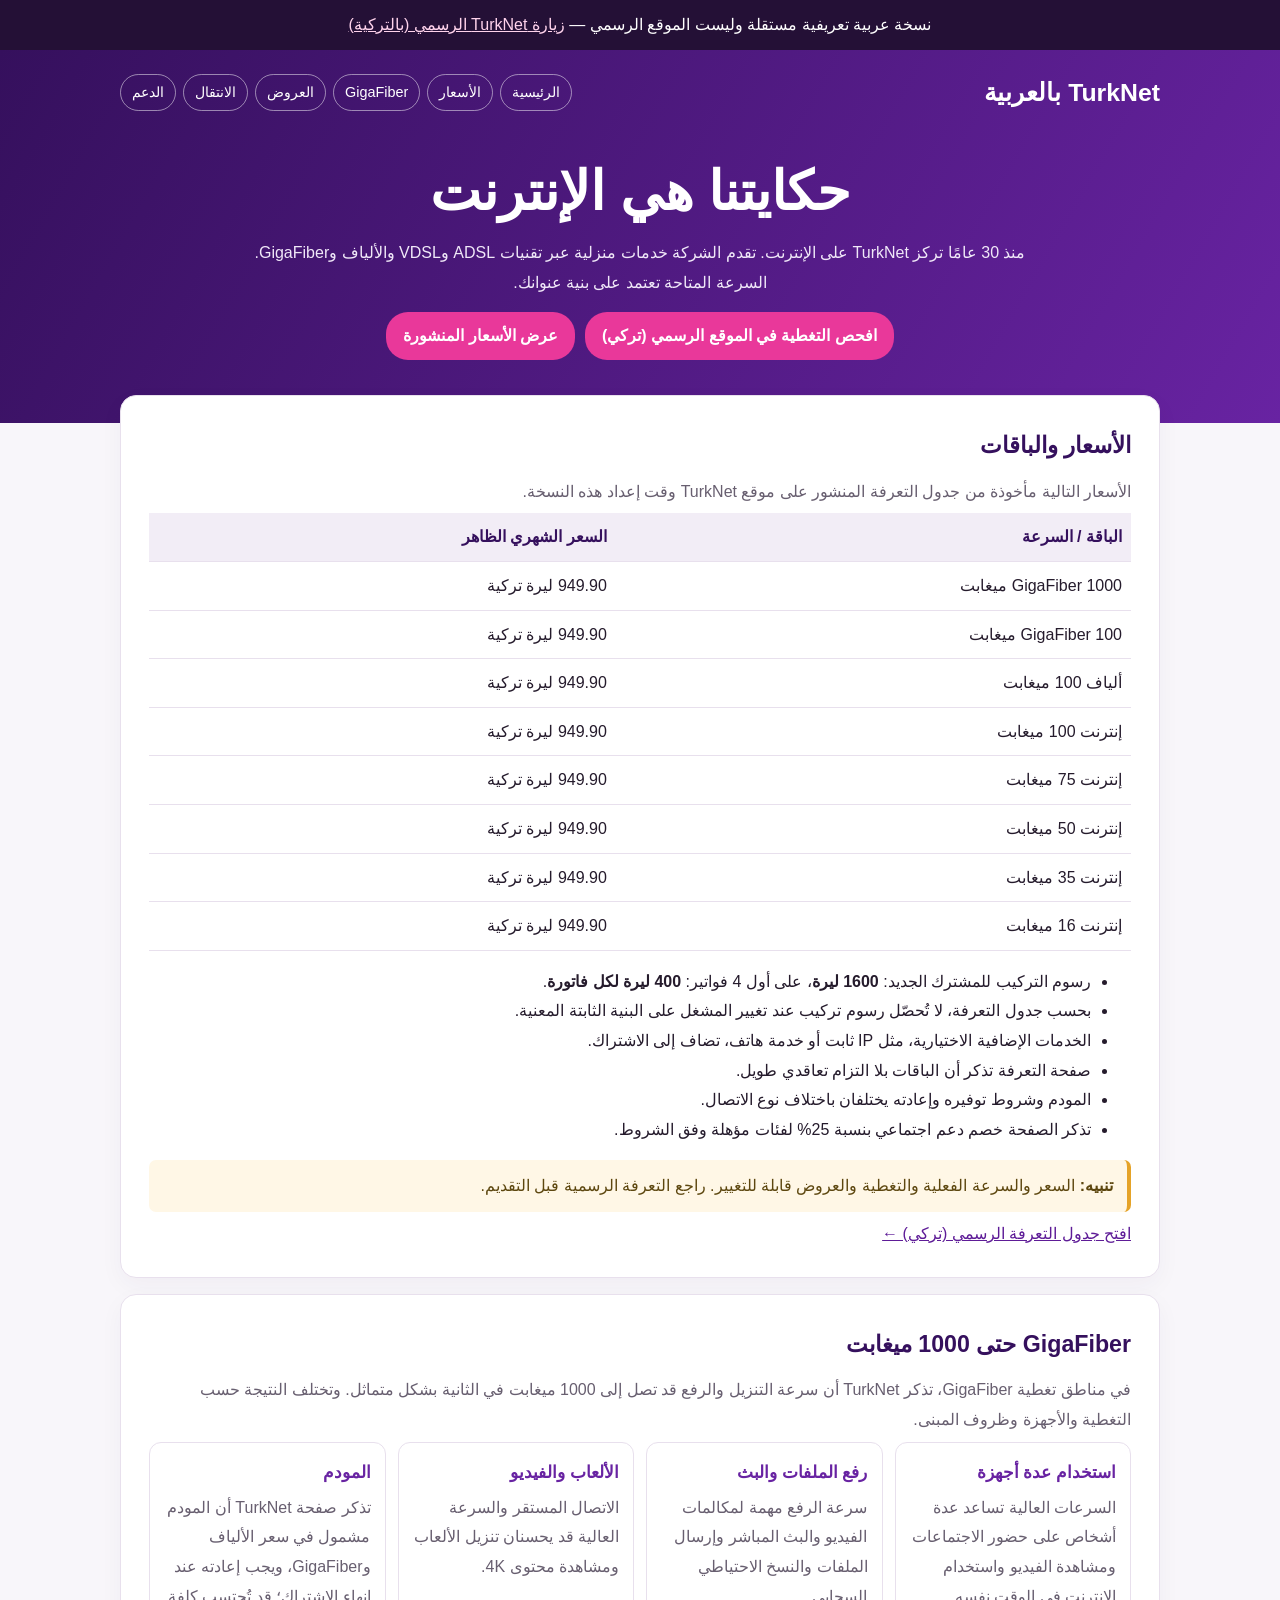
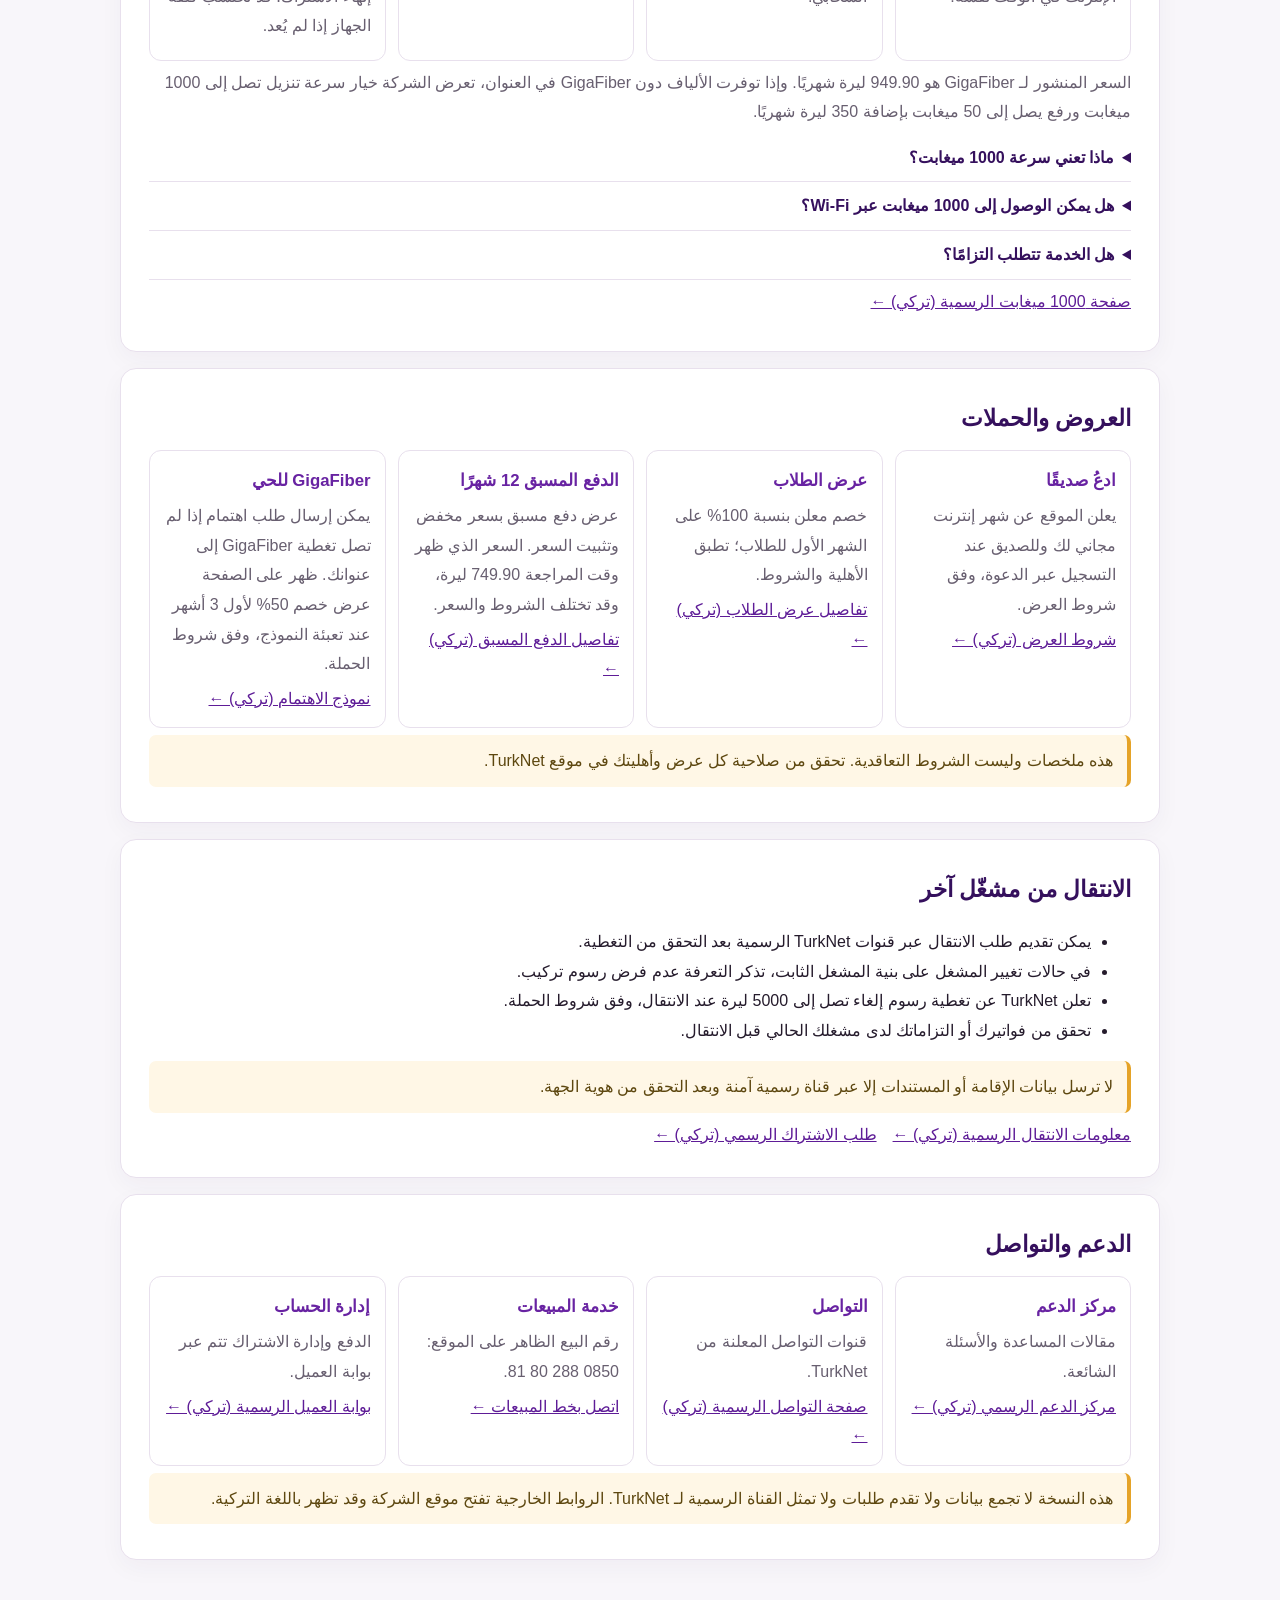
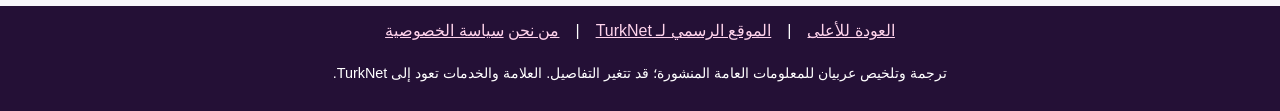
<file: full-arabic.html>
<!doctype html>
<html lang="ar" dir="rtl">
<head>
<!-- Google Tag Manager: TurkNet Live -->
<script async src="https://www.googletagmanager.com/gtm.js?id=GTM-WWHQ7DDB"></script>
<script>
  window.dataLayer = window.dataLayer || [];
  function gtag(){dataLayer.push(arguments);}
  gtag('js', new Date());
</script>

<meta charset="utf-8"><meta name="viewport" content="width=device-width,initial-scale=1"><meta name="description" content="دليل عربي تعريفي لخدمات TurkNet وأسعارها وعروضها المنشورة."><title>TurkNet بالعربية | دليل الخدمات والباقات</title>
<style>
:root{--p:#6823a2;--d:#35105d;--pink:#e9389a;--ink:#251b2c;--muted:#685f70;--bg:#f8f6fa;--line:#e8e0ed}*{box-sizing:border-box}body{margin:0;background:var(--bg);color:var(--ink);font-family:Tahoma,Arial,sans-serif;line-height:1.85}.wrap{width:min(100% - 30px,1040px);margin:auto}a{color:#5e1c97}.top,.foot{background:#241036;color:#fff;text-align:center;padding:10px}.top a,.foot a{color:#ffd3ec}.hero{background:linear-gradient(120deg,var(--d),var(--p));color:white;padding:20px 0 58px}.nav{display:flex;justify-content:space-between;align-items:center;gap:14px;flex-wrap:wrap}.brand{color:white;text-decoration:none;font-size:1.55rem;font-weight:900}.links{display:flex;gap:7px;flex-wrap:wrap}.links a{border:1px solid #ffffff7d;border-radius:22px;padding:4px 11px;color:white;text-decoration:none;font-size:.9rem}.intro{text-align:center;padding:34px 0 0}.intro h1{font-size:clamp(2rem,6vw,3.4rem);line-height:1.3;margin:8px}.intro p{max-width:790px;margin:10px auto;color:#f0e8f8}.btn{display:inline-block;padding:9px 17px;border-radius:22px;background:var(--pink);color:#fff;text-decoration:none;font-weight:bold;margin:5px}.main{margin-top:-28px;padding-bottom:30px}.card{background:#fff;border:1px solid var(--line);border-radius:16px;padding:clamp(17px,4vw,28px);margin-bottom:16px;box-shadow:0 8px 24px #32114b0a;scroll-margin-top:14px}.card h2{color:var(--d);font-size:1.45rem;margin:0 0 10px}.card h3{color:var(--p);font-size:1.05rem;margin:0 0 5px}.card p{color:var(--muted);margin:7px 0}.grid{display:grid;grid-template-columns:repeat(auto-fit,minmax(220px,1fr));gap:12px}.tile{border:1px solid var(--line);border-radius:12px;padding:14px}.tile p{margin:5px 0}.call{background:#fff7e6;border-right:4px solid #e5a328;border-radius:7px;padding:11px 14px;color:#5d470f!important}.tablebox{overflow-x:auto}table{border-collapse:collapse;width:100%;min-width:540px}td,th{text-align:right;padding:9px;border-bottom:1px solid var(--line)}th{background:#f2edf6;color:var(--d)}details{border-bottom:1px solid var(--line);padding:9px 0}summary{cursor:pointer;color:var(--d);font-weight:bold}.small{font-size:.9rem}@media(max-width:560px){.intro{padding-top:24px}.card h2{font-size:1.28rem}}
</style><link rel="icon" type="image/svg+xml" href="favicon.svg"></head>
<body><div class="top">نسخة عربية تعريفية مستقلة وليست الموقع الرسمي — <a href="https://www.turk.net/" rel="noopener">زيارة TurkNet الرسمي (بالتركية)</a></div>
<header class="hero"><div class="wrap"><nav class="nav"><a class="brand" href="#home">TurkNet بالعربية</a><div class="links"><a href="#home">الرئيسية</a><a href="#prices">الأسعار</a><a href="#fiber">GigaFiber</a><a href="#offers">العروض</a><a href="#switch">الانتقال</a><a href="#support">الدعم</a></div></nav><div class="intro" id="home"><h1>حكايتنا هي الإنترنت</h1><p>منذ 30 عامًا تركز TurkNet على الإنترنت. تقدم الشركة خدمات منزلية عبر تقنيات ADSL وVDSL والألياف وGigaFiber. السرعة المتاحة تعتمد على بنية عنوانك.</p><a class="btn" href="https://www.turk.net/internet-hiz-altyapi-sorgulama" rel="noopener">افحص التغطية في الموقع الرسمي (تركي)</a><a class="btn" href="#prices">عرض الأسعار المنشورة</a></div></div></header>
<main class="wrap main">
<section class="card" id="prices"><h2>الأسعار والباقات</h2><p>الأسعار التالية مأخوذة من جدول التعرفة المنشور على موقع TurkNet وقت إعداد هذه النسخة.</p><div class="tablebox"><table><thead><tr><th>الباقة / السرعة</th><th>السعر الشهري الظاهر</th></tr></thead><tbody><tr><td>GigaFiber 1000 ميغابت</td><td>949.90 ليرة تركية</td></tr><tr><td>GigaFiber 100 ميغابت</td><td>949.90 ليرة تركية</td></tr><tr><td>ألياف 100 ميغابت</td><td>949.90 ليرة تركية</td></tr><tr><td>إنترنت 100 ميغابت</td><td>949.90 ليرة تركية</td></tr><tr><td>إنترنت 75 ميغابت</td><td>949.90 ليرة تركية</td></tr><tr><td>إنترنت 50 ميغابت</td><td>949.90 ليرة تركية</td></tr><tr><td>إنترنت 35 ميغابت</td><td>949.90 ليرة تركية</td></tr><tr><td>إنترنت 16 ميغابت</td><td>949.90 ليرة تركية</td></tr></tbody></table></div><ul><li>رسوم التركيب للمشترك الجديد: <b>1600 ليرة</b>، على أول 4 فواتير: <b>400 ليرة لكل فاتورة</b>.</li><li>بحسب جدول التعرفة، لا تُحصّل رسوم تركيب عند تغيير المشغل على البنية الثابتة المعنية.</li><li>الخدمات الإضافية الاختيارية، مثل IP ثابت أو خدمة هاتف، تضاف إلى الاشتراك.</li><li>صفحة التعرفة تذكر أن الباقات بلا التزام تعاقدي طويل.</li><li>المودم وشروط توفيره وإعادته يختلفان باختلاف نوع الاتصال.</li><li>تذكر الصفحة خصم دعم اجتماعي بنسبة 25% لفئات مؤهلة وفق الشروط.</li></ul><p class="call"><b>تنبيه:</b> السعر والسرعة الفعلية والتغطية والعروض قابلة للتغيير. راجع التعرفة الرسمية قبل التقديم.</p><a href="https://www.turk.net/tarifelerimiz" rel="noopener">افتح جدول التعرفة الرسمي (تركي) ←</a></section>
<section class="card" id="fiber"><h2>GigaFiber حتى 1000 ميغابت</h2><p>في مناطق تغطية GigaFiber، تذكر TurkNet أن سرعة التنزيل والرفع قد تصل إلى 1000 ميغابت في الثانية بشكل متماثل. وتختلف النتيجة حسب التغطية والأجهزة وظروف المبنى.</p><div class="grid"><article class="tile"><h3>استخدام عدة أجهزة</h3><p>السرعات العالية تساعد عدة أشخاص على حضور الاجتماعات ومشاهدة الفيديو واستخدام الإنترنت في الوقت نفسه.</p></article><article class="tile"><h3>رفع الملفات والبث</h3><p>سرعة الرفع مهمة لمكالمات الفيديو والبث المباشر وإرسال الملفات والنسخ الاحتياطي السحابي.</p></article><article class="tile"><h3>الألعاب والفيديو</h3><p>الاتصال المستقر والسرعة العالية قد يحسنان تنزيل الألعاب ومشاهدة محتوى 4K.</p></article><article class="tile"><h3>المودم</h3><p>تذكر صفحة TurkNet أن المودم مشمول في سعر الألياف وGigaFiber، ويجب إعادته عند إنهاء الاشتراك؛ قد تُحتسب كلفة الجهاز إذا لم يُعد.</p></article></div><p>السعر المنشور لـ GigaFiber هو 949.90 ليرة شهريًا. وإذا توفرت الألياف دون GigaFiber في العنوان، تعرض الشركة خيار سرعة تنزيل تصل إلى 1000 ميغابت ورفع يصل إلى 50 ميغابت بإضافة 350 ليرة شهريًا.</p><details><summary>ماذا تعني سرعة 1000 ميغابت؟</summary><p>تعادل تقريبًا 1 غيغابت في الثانية؛ سرعة التنزيل النظرية تقارب 120 ميغابايت في الثانية، وقد تختلف السرعة الفعلية.</p></details><details><summary>هل يمكن الوصول إلى 1000 ميغابت عبر Wi‑Fi؟</summary><p>تتأثر سرعة Wi‑Fi بالمودم والجهاز والمسافة والعوائق. الاتصال السلكي يساعد عادةً على الوصول إلى أداء أعلى.</p></details><details><summary>هل الخدمة تتطلب التزامًا؟</summary><p>تصف TurkNet الخدمة بأنها بلا التزام تعاقدي طويل. تحقق من شروط الإلغاء الحالية قبل الاشتراك.</p></details><p><a href="https://www.turk.net/1000-mbps-internet" rel="noopener">صفحة 1000 ميغابت الرسمية (تركي) ←</a></p></section>
<section class="card" id="offers"><h2>العروض والحملات</h2><div class="grid"><article class="tile"><h3>ادعُ صديقًا</h3><p>يعلن الموقع عن شهر إنترنت مجاني لك وللصديق عند التسجيل عبر الدعوة، وفق شروط العرض.</p><a href="https://www.turk.net/arkadasini-getir" rel="noopener">شروط العرض (تركي) ←</a></article><article class="tile"><h3>عرض الطلاب</h3><p>خصم معلن بنسبة 100% على الشهر الأول للطلاب؛ تطبق الأهلية والشروط.</p><a href="https://www.turk.net/ogrencilere-internet-paketleri" rel="noopener">تفاصيل عرض الطلاب (تركي) ←</a></article><article class="tile"><h3>الدفع المسبق 12 شهرًا</h3><p>عرض دفع مسبق بسعر مخفض وتثبيت السعر. السعر الذي ظهر وقت المراجعة 749.90 ليرة، وقد تختلف الشروط والسعر.</p><a href="https://www.turk.net/internette-sabit-fiyat-firsati" rel="noopener">تفاصيل الدفع المسبق (تركي) ←</a></article><article class="tile"><h3>GigaFiber للحي</h3><p>يمكن إرسال طلب اهتمام إذا لم تصل تغطية GigaFiber إلى عنوانك. ظهر على الصفحة عرض خصم 50% لأول 3 أشهر عند تعبئة النموذج، وفق شروط الحملة.</p><a href="https://www.turk.net/gigafiber-istiyorum" rel="noopener">نموذج الاهتمام (تركي) ←</a></article></div><p class="call">هذه ملخصات وليست الشروط التعاقدية. تحقق من صلاحية كل عرض وأهليتك في موقع TurkNet.</p></section>
<section class="card" id="switch"><h2>الانتقال من مشغّل آخر</h2><ul><li>يمكن تقديم طلب الانتقال عبر قنوات TurkNet الرسمية بعد التحقق من التغطية.</li><li>في حالات تغيير المشغل على بنية المشغل الثابت، تذكر التعرفة عدم فرض رسوم تركيب.</li><li>تعلن TurkNet عن تغطية رسوم إلغاء تصل إلى 5000 ليرة عند الانتقال، وفق شروط الحملة.</li><li>تحقق من فواتيرك أو التزاماتك لدى مشغلك الحالي قبل الانتقال.</li></ul><p class="call">لا ترسل بيانات الإقامة أو المستندات إلا عبر قناة رسمية آمنة وبعد التحقق من هوية الجهة.</p><a href="https://www.turk.net/baska-operatorden-gecis" rel="noopener">معلومات الانتقال الرسمية (تركي) ←</a>　<a href="https://www.turk.net/taahhutsuz-ozgur-iletisim-abonelik" rel="noopener">طلب الاشتراك الرسمي (تركي) ←</a></section>
<section class="card" id="support"><h2>الدعم والتواصل</h2><div class="grid"><article class="tile"><h3>مركز الدعم</h3><p>مقالات المساعدة والأسئلة الشائعة.</p><a href="https://www.turk.net/destek" rel="noopener">مركز الدعم الرسمي (تركي) ←</a></article><article class="tile"><h3>التواصل</h3><p>قنوات التواصل المعلنة من TurkNet.</p><a href="https://www.turk.net/iletisim" rel="noopener">صفحة التواصل الرسمية (تركي) ←</a></article><article class="tile"><h3>خدمة المبيعات</h3><p>رقم البيع الظاهر على الموقع: 0850 288 80 81.</p><a href="tel:08502888081">اتصل بخط المبيعات ←</a></article><article class="tile"><h3>إدارة الحساب</h3><p>الدفع وإدارة الاشتراك تتم عبر بوابة العميل.</p><a href="https://www.turk.net/online-islemler/login" rel="noopener">بوابة العميل الرسمية (تركي) ←</a></article></div><p class="call">هذه النسخة لا تجمع بيانات ولا تقدم طلبات ولا تمثل القناة الرسمية لـ TurkNet. الروابط الخارجية تفتح موقع الشركة وقد تظهر باللغة التركية.</p></section>
</main><footer class="foot"><div class="wrap"><a href="#home">العودة للأعلى</a>　|　<a href="https://www.turk.net/" rel="noopener">الموقع الرسمي لـ TurkNet</a>　|　<a href="/about.html">من نحن</a> <a href="/privacy-policy.html">سياسة الخصوصية</a><p class="small">ترجمة وتلخيص عربيان للمعلومات العامة المنشورة؛ قد تتغير التفاصيل. العلامة والخدمات تعود إلى TurkNet.</p></div></footer></body></html>
</file>
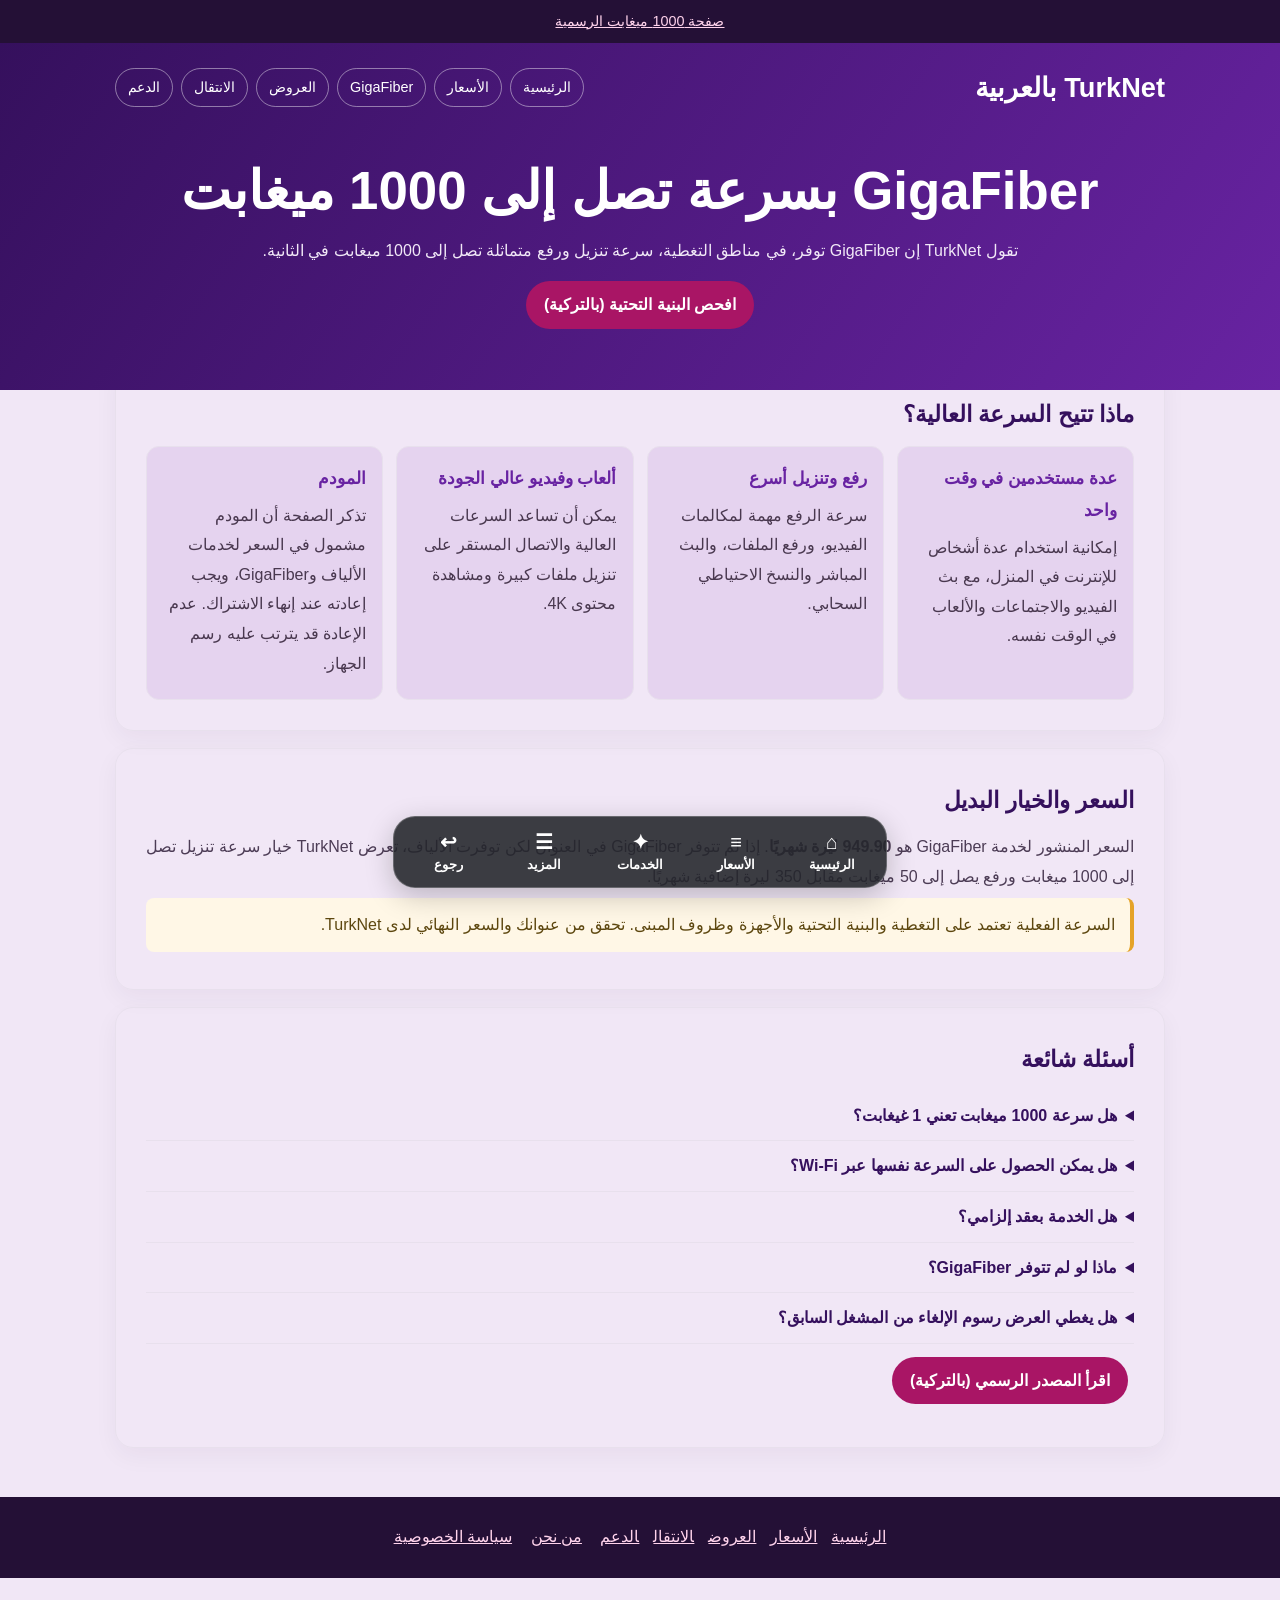
<file: gigafiber.html>
<!doctype html><html lang="ar" dir="rtl"><head>
<!-- Google Tag Manager: TurkNet Live -->
<script async src="https://www.googletagmanager.com/gtm.js?id=GTM-WWHQ7DDB"></script>
<script>
  window.dataLayer = window.dataLayer || [];
  function gtag(){dataLayer.push(arguments);}
  gtag('js', new Date());
</script>
<meta charset="utf-8"><meta name="viewport" content="width=device-width,initial-scale=1"><meta name="description" content="تعرّف على خدمة GigaFiber من TurkNet بسرعات تصل إلى 1000 ميغابت في الثانية، واقرأ عن المودم والسعر وخيارات الإنترنت عند غياب التغطية."><title>GigaFiber حتى 1000 ميغابت | TurkNet بالعربية</title><link rel="canonical" href="https://turknet.live/gigafiber.html"><link rel="stylesheet" href="style.css"><link rel="icon" type="image/svg+xml" sizes="any" href="https://turknet.live/favicon.svg"><script src="/site-quicknav.js?v=20261126c" defer></script></head><body><div class="top"><a href="https://www.turk.net/1000-mbps-internet" rel="noopener">صفحة 1000 ميغابت الرسمية</a></div><header class="hero"><div class="wrap"><nav class="nav"><a class="brand" href="index.html">TurkNet بالعربية</a><div class="navlinks"><a href="index.html">الرئيسية</a><a href="tariffs.html">الأسعار</a><a href="gigafiber.html">GigaFiber</a><a href="campaigns.html">العروض</a><a href="switching.html">الانتقال</a><a href="support.html">الدعم</a></div></nav><div class="hero-copy"><h1>GigaFiber بسرعة تصل إلى 1000 ميغابت</h1><p>تقول TurkNet إن GigaFiber توفر، في مناطق التغطية، سرعة تنزيل ورفع متماثلة تصل إلى 1000 ميغابت في الثانية.</p><a class="btn" href="https://www.turk.net/internet-hiz-altyapi-sorgulama" rel="noopener">افحص البنية التحتية (بالتركية)</a></div></div></header><main class="wrap main"><section class="card"><h2>ماذا تتيح السرعة العالية؟</h2><div class="grid"><article class="tile"><h3>عدة مستخدمين في وقت واحد</h3><p>إمكانية استخدام عدة أشخاص للإنترنت في المنزل، مع بث الفيديو والاجتماعات والألعاب في الوقت نفسه.</p></article><article class="tile"><h3>رفع وتنزيل أسرع</h3><p>سرعة الرفع مهمة لمكالمات الفيديو، ورفع الملفات، والبث المباشر والنسخ الاحتياطي السحابي.</p></article><article class="tile"><h3>ألعاب وفيديو عالي الجودة</h3><p>يمكن أن تساعد السرعات العالية والاتصال المستقر على تنزيل ملفات كبيرة ومشاهدة محتوى 4K.</p></article><article class="tile"><h3>المودم</h3><p>تذكر الصفحة أن المودم مشمول في السعر لخدمات الألياف وGigaFiber، ويجب إعادته عند إنهاء الاشتراك. عدم الإعادة قد يترتب عليه رسم الجهاز.</p></article></div></section><section class="card"><h2>السعر والخيار البديل</h2><p>السعر المنشور لخدمة GigaFiber هو <b>949.90 ليرة شهريًا</b>. إذا لم تتوفر GigaFiber في العنوان لكن توفرت الألياف، تعرض TurkNet خيار سرعة تنزيل تصل إلى 1000 ميغابت ورفع يصل إلى 50 ميغابت مقابل 350 ليرة إضافية شهريًا.</p><p class="callout">السرعة الفعلية تعتمد على التغطية والبنية التحتية والأجهزة وظروف المبنى. تحقق من عنوانك والسعر النهائي لدى TurkNet.</p></section><section class="card faq"><h2>أسئلة شائعة</h2><details><summary>هل سرعة 1000 ميغابت تعني 1 غيغابت؟</summary><p>نعم، تعادل تقريبًا 1 غيغابت في الثانية. سرعة التنزيل النظرية تقارب 120 ميغابايت في الثانية، وقد تختلف النتيجة الفعلية.</p></details><details><summary>هل يمكن الحصول على السرعة نفسها عبر Wi‑Fi؟</summary><p>تعتمد سرعة Wi‑Fi على المودم والجهاز والمسافة والعوائق. للحصول على أعلى أداء، توصي الشركة باتصال سلكي؛ وقد يحقق Wi‑Fi سرعة عالية عند ملاءمة الظروف.</p></details><details><summary>هل الخدمة بعقد إلزامي؟</summary><p>تصف TurkNet خدمة 1000 ميغابت بأنها بلا التزام تعاقدي طويل. راجع شروط الإلغاء الحالية قبل الاشتراك.</p></details><details><summary>ماذا لو لم تتوفر GigaFiber؟</summary><p>إذا توفرت بنية ألياف بديلة، قد يكون خيار السرعة الإضافية متاحًا بتكلفة شهرية إضافية. تحقق من عنوانك مباشرة.</p></details><details><summary>هل يغطي العرض رسوم الإلغاء من المشغل السابق؟</summary><p>تعلن TurkNet عن تغطية تصل إلى 5000 ليرة ضمن شروط محددة. راجع تفاصيل الانتقال والعرض قبل تقديم طلبك.</p></details><p><a class="btn" href="https://www.turk.net/1000-mbps-internet" rel="noopener">اقرأ المصدر الرسمي (بالتركية)</a></p></section><style>.subpage-ad-trial{max-width:100%;margin:24px auto;display:flex;justify-content:center;align-items:center;overflow:hidden;min-height:50px}.subpage-ad-trial iframe{display:block;max-width:100%;border:0}</style></main><footer class="footer"><div class="wrap footnav"><a href="index.html">الرئيسية</a><a href="tariffs.html">الأسعار</a><a href="campaigns.html">العروض</a><a href="switching.html">الانتقال</a><a href="support.html">الدعم</a> <a href="/about.html">من نحن</a> <a href="/privacy-policy.html">سياسة الخصوصية</a></div></footer></body></html>
</file>
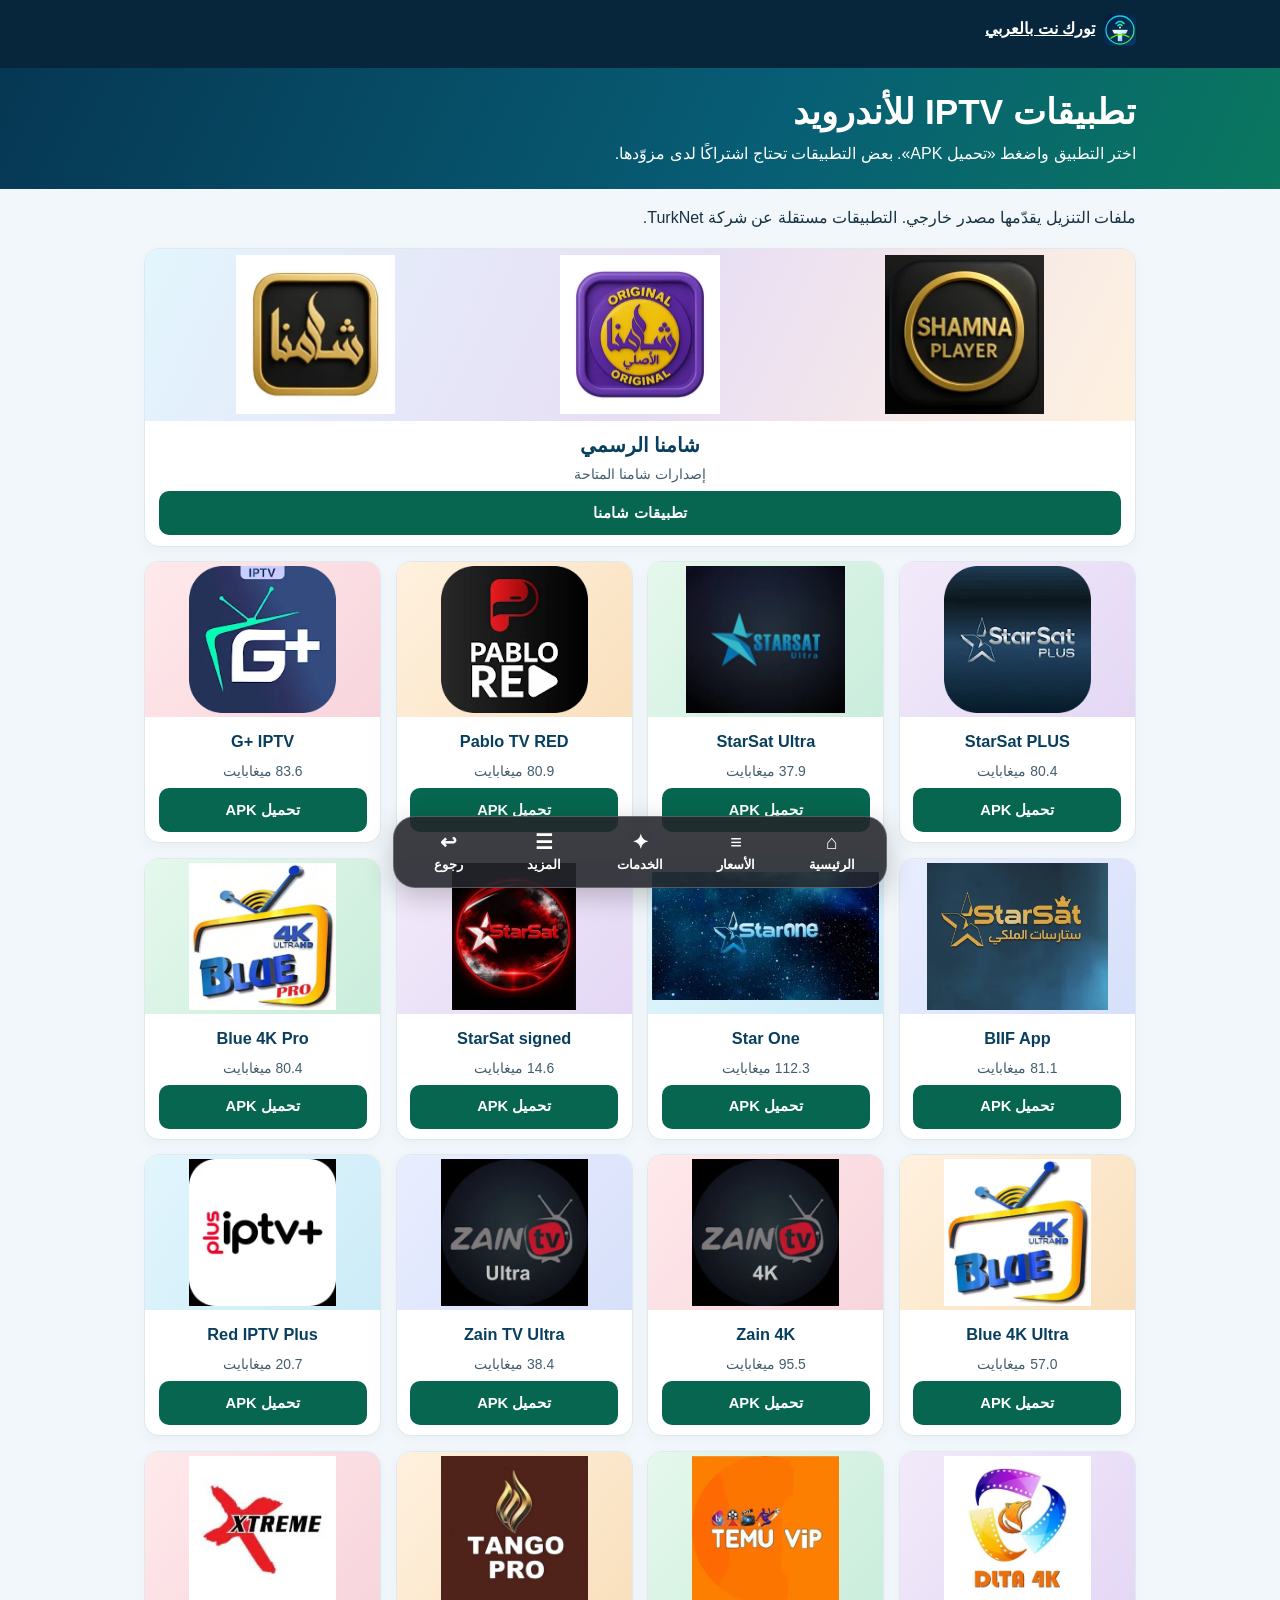
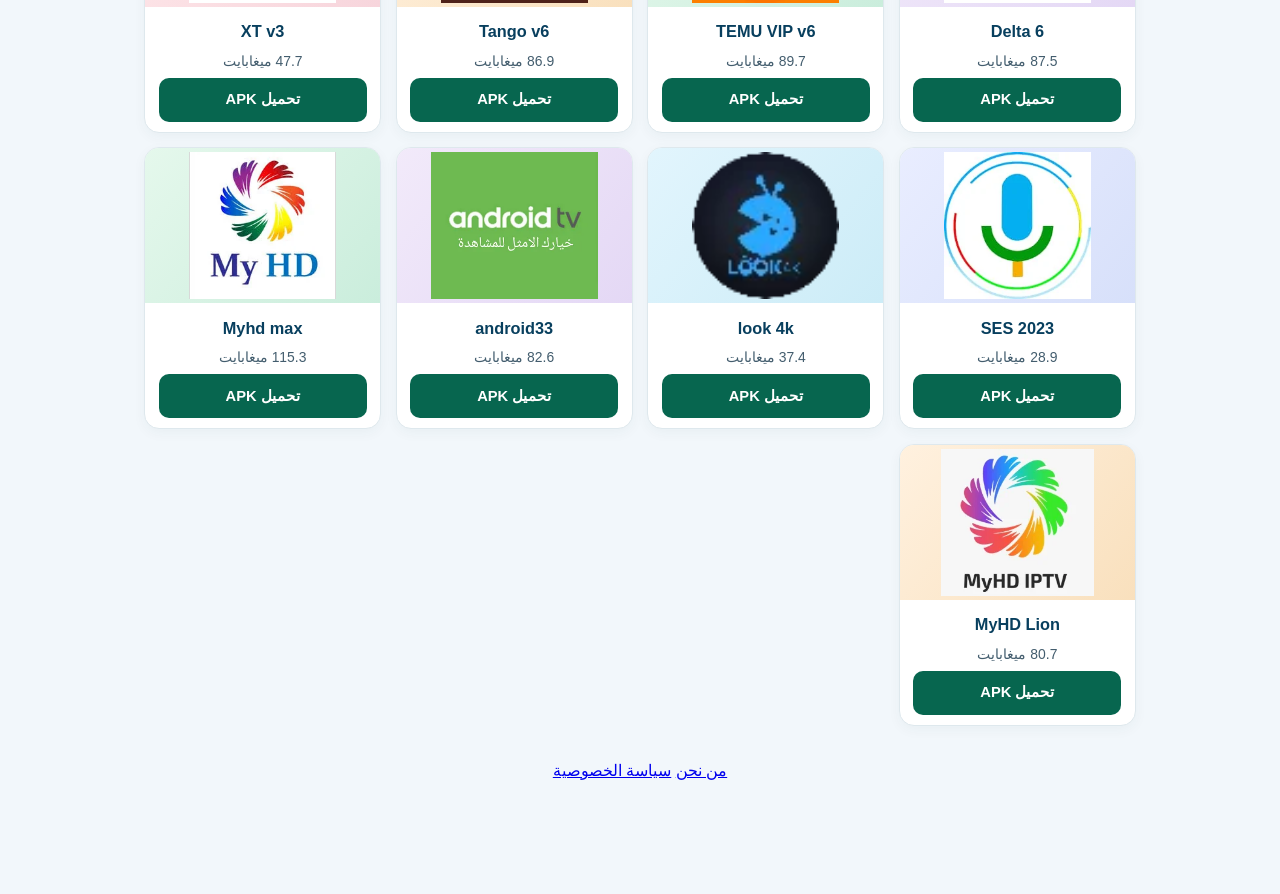
<file: iptv.html>
<!doctype html>
<html lang="ar" dir="rtl">
<head>
  <meta charset="utf-8">
  <meta name="viewport" content="width=device-width, initial-scale=1">
  <title>تحميل تطبيقات IPTV للأندرويد | تورك نت بالعربي</title>
  <meta name="description" content="تصفّح تطبيقات IPTV للأندرويد وشاهد حجم كل ملف قبل التنزيل.">
  <link rel="canonical" href="https://turknet.live/iptv.html">
  <link rel="icon" href="/favicon.svg" type="image/svg+xml">
  <meta name="theme-color" content="#08263b">
  <!-- Google Tag Manager: same site container as the main pages -->
  <script>(()=>{const load=()=>{if(document.querySelector('script[data-gtm-delayed]'))return;const s=document.createElement('script');s.async=true;s.dataset.gtmDelayed='true';s.src='https://www.googletagmanager.com/gtm.js?id=GTM-WWHQ7DDB';document.head.appendChild(s)};if(document.readyState==='complete')load();else window.addEventListener('load',load,{once:true})})();</script>
  <script>window.dataLayer=window.dataLayer||[];function gtag(){dataLayer.push(arguments)}gtag('js',new Date());</script>
  <style>
    *{box-sizing:border-box}
    body{margin:0;background:#f2f7fb;color:#163243;font:1rem/1.65 Tahoma,Arial,sans-serif}
    .wrap{width:min(100% - 1.5rem,62rem);margin-inline:auto}
    header{background:#08263b;padding:.85rem 0}
    header a{display:inline-flex;align-items:center;gap:.55rem;color:white;font-weight:bold}
    .hero{background:linear-gradient(115deg,#063753,#075e75 60%,#0a775e);color:white;padding:1.35rem 0}
    h1{margin:0 0 .4rem;font-size:clamp(1.45rem,4.2vw,2.2rem);line-height:1.3}
    .hero p{margin:0}
    .apps{display:grid;grid-template-columns:repeat(2,minmax(0,1fr));align-items:stretch;gap:.65rem;padding:0;margin:1rem 0 2rem;list-style:none}
    .apps li{--tone1:#e2f5fd;--tone2:#ccecf7;min-width:0;background:#fff;border:1px solid #dee8ed;border-radius:15px;overflow:hidden;display:flex;flex-direction:column;align-items:stretch;text-align:center;box-shadow:0 4px 13px #123c4c0b;padding:0 0 .65rem}
    .apps li:nth-child(6n+2){--tone1:#f2eafa;--tone2:#e4d8f5}
    .apps li:nth-child(6n+3){--tone1:#e5f8ec;--tone2:#caeddc}
    .apps li:nth-child(6n+4){--tone1:#fff1df;--tone2:#f9e0bd}
    .apps li:nth-child(6n+5){--tone1:#ffe9eb;--tone2:#f7d5dc}
    .apps li:nth-child(6n+6){--tone1:#e9edff;--tone2:#d7e0fa}
    .app-top{width:100%;aspect-ratio:1.2;max-height:155px;padding:4px;background:linear-gradient(130deg,var(--tone1),var(--tone2));display:grid;grid-template-rows:minmax(0,1fr);place-items:center;margin:0 0 .35rem}
    .app-image{display:block;width:100%;height:100%;min-height:0;min-width:0;border-radius:13px;object-fit:contain}
    .apps h2{margin:0 .4rem;font-size:.91rem;line-height:1.3;color:#083f5e;overflow-wrap:anywhere;min-height:2.4rem;display:flex;align-items:center;justify-content:center}
    .apps p{margin:.05rem .4rem .45rem;color:#435d6e;font-size:.77rem;line-height:1.35}
    .download{display:flex;align-items:center;justify-content:center;min-height:40px;margin:auto .55rem 0;padding:.35rem .4rem;border-radius:10px;background:#07664f;color:#fff;text-decoration:none;font-size:.83rem;font-weight:bold}
    .download:hover{background:#07523f}
    @media(min-width:650px){
      .apps{grid-template-columns:repeat(3,minmax(0,1fr));gap:.9rem}
      .apps h2{font-size:1.02rem}
      .apps p{font-size:.87rem}
      .download{min-height:44px;margin-inline:.85rem;font-size:.92rem}
    }
    @media(min-width:900px){.apps{grid-template-columns:repeat(4,minmax(0,1fr))}}
    @media(max-width:360px){
      .wrap{width:min(100% - 1rem,62rem)}
      .apps{gap:.45rem}
      .apps h2{font-size:.82rem;margin-inline:.25rem}
      .apps p{font-size:.73rem}
      .download{margin-inline:.4rem;font-size:.78rem}
    }
    /* Three compact app columns on phones */
    @media(max-width:649px){
      .wrap{width:calc(100% - 16px)}
      .apps{grid-template-columns:repeat(3,minmax(0,1fr));gap:7px;margin:.7rem 0 1.5rem}
      .apps li{border-radius:11px;padding-bottom:7px;box-shadow:0 2px 8px #123c4c0b}
      .app-top{margin-bottom:4px}
      .app-image{border-radius:9px}
      .apps h2{font-size:clamp(.7rem,2.75vw,.83rem);line-height:1.25;min-height:2.5em;margin:0 3px;overflow-wrap:anywhere}
      .apps p{font-size:.67rem;line-height:1.3;margin:3px 2px 7px}
      .download{min-height:36px;margin: auto 5px 0;padding:4px 2px;font-size:.73rem;line-height:1.2;border-radius:7px}
    }
    @media(max-width:350px){
      .apps{gap:5px}
      .apps h2{font-size:.68rem}
      .download{font-size:.7rem;margin-inline:3px}
    }
    .shamna-feature{grid-column:1/-1}
    .shamna-feature .shamna-gallery{grid-template-columns:repeat(3,minmax(0,1fr));gap:clamp(.35rem,2vw,1rem);padding:.4rem clamp(.4rem,2vw,1rem);aspect-ratio:auto;max-height:none;height:clamp(100px,27vw,172px);background:linear-gradient(115deg,#e2f5fd,#e8def5 52%,#fff1df)}
    .apps .shamna-feature h2{font-size:clamp(1rem,3.4vw,1.25rem)}
    @media(prefers-reduced-motion:no-preference){.apps li{transition:box-shadow .18s,transform .18s}.apps li:hover{transform:translateY(-2px);box-shadow:0 8px 18px #123c4c15}}
    a:focus-visible{outline:3px solid #d48e12;outline-offset:3px}
  </style>
<script src="/site-quicknav.js?v=20261126c" defer></script></head>
<body>
  <header><nav class="wrap" aria-label="الموقع"><a href="/"><img src="/favicon.svg" width="32" height="32" alt="">تورك نت بالعربي</a></nav></header>
  <main>
    <div class="hero"><div class="wrap"><h1>تطبيقات IPTV للأندرويد</h1><p>اختر التطبيق واضغط «تحميل APK». بعض التطبيقات تحتاج اشتراكًا لدى مزوّدها.</p></div></div>
    <div class="wrap">
      <p>ملفات التنزيل يقدّمها مصدر خارجي. التطبيقات مستقلة عن شركة TurkNet.</p>
      <ul class="apps" aria-label="تطبيقات IPTV">
        <li class="shamna-feature">
          <div class="app-top shamna-gallery">
            <img class="app-image" src="/assets/iptv/sham-gold.webp" width="112" height="112" alt="" decoding="async">
            <img class="app-image" src="/assets/iptv/sham-re2x.webp" width="112" height="112" alt="" decoding="async">
            <img class="app-image" src="/assets/iptv/sh.webp" width="112" height="112" alt="" decoding="async">
          </div>
          <h2>شامنا الرسمي</h2>
          <p>إصدارات شامنا المتاحة</p>
          <a class="download" href="/shamna.html" aria-label="عرض إصدارات تطبيقات شامنا داخل موقعنا">تطبيقات شامنا</a>
        </li>
        <li><div class="app-top"><img class="app-image" src="/assets/iptv/starsat-plus.webp" width="112" height="112" alt="" loading="lazy" decoding="async"></div><h2><bdi>StarSat PLUS</bdi></h2><p>80.4 ميغابايت</p><a class="download" href="https://biif.uk/download/starsat-plus" aria-label="تحميل StarSat PLUS بصيغة APK">تحميل APK</a></li>
        <li><div class="app-top"><img class="app-image" src="/assets/iptv/starsat-ultra.webp" width="112" height="112" alt="" loading="lazy" decoding="async"></div><h2><bdi>StarSat Ultra</bdi></h2><p>37.9 ميغابايت</p><a class="download" href="https://biif.uk/download/starsat-ultra" aria-label="تحميل StarSat Ultra بصيغة APK">تحميل APK</a></li>
        <li><div class="app-top"><img class="app-image" src="/assets/iptv/pablo-tv-red.webp" width="112" height="112" alt="" loading="lazy" decoding="async"></div><h2><bdi>Pablo TV RED</bdi></h2><p>80.9 ميغابايت</p><a class="download" href="https://biif.uk/download/pablo-tv-red" aria-label="تحميل Pablo TV RED بصيغة APK">تحميل APK</a></li>
        <li><div class="app-top"><img class="app-image" src="/assets/iptv/g-iptv.webp" width="112" height="112" alt="" loading="lazy" decoding="async"></div><h2><bdi>G+ IPTV</bdi></h2><p>83.6 ميغابايت</p><a class="download" href="https://biif.uk/download/g-iptv" aria-label="تحميل G+ IPTV بصيغة APK">تحميل APK</a></li>
        <li><div class="app-top"><img class="app-image" src="/assets/iptv/biif-app.webp" width="112" height="112" alt="" loading="lazy" decoding="async"></div><h2><bdi>BIIF App</bdi></h2><p>81.1 ميغابايت</p><a class="download" href="https://biif.uk/download/biif-app" aria-label="تحميل BIIF App بصيغة APK">تحميل APK</a></li>
        <li><div class="app-top"><img class="app-image" src="/assets/iptv/star-one.webp" width="112" height="112" alt="" loading="lazy" decoding="async"></div><h2><bdi>Star One</bdi></h2><p>112.3 ميغابايت</p><a class="download" href="https://biif.uk/download/star-one" aria-label="تحميل Star One بصيغة APK">تحميل APK</a></li>
        <li><div class="app-top"><img class="app-image" src="/assets/iptv/starsat-signed.webp" width="112" height="112" alt="" loading="lazy" decoding="async"></div><h2><bdi>StarSat signed</bdi></h2><p>14.6 ميغابايت</p><a class="download" href="https://biif.uk/download/starsat-signed" aria-label="تحميل StarSat signed بصيغة APK">تحميل APK</a></li>
        <li><div class="app-top"><img class="app-image" src="/assets/iptv/blue-4k-pro.webp" width="112" height="112" alt="" loading="lazy" decoding="async"></div><h2><bdi>Blue 4K Pro</bdi></h2><p>80.4 ميغابايت</p><a class="download" href="https://biif.uk/download/blue-4k-pro" aria-label="تحميل Blue 4K Pro بصيغة APK">تحميل APK</a></li>
        <li><div class="app-top"><img class="app-image" src="/assets/iptv/blue-4k-ultra.webp" width="112" height="112" alt="" loading="lazy" decoding="async"></div><h2><bdi>Blue 4K Ultra</bdi></h2><p>57.0 ميغابايت</p><a class="download" href="https://biif.uk/download/blue-4k-ultra" aria-label="تحميل Blue 4K Ultra بصيغة APK">تحميل APK</a></li>
        <li><div class="app-top"><img class="app-image" src="/assets/iptv/zain-4k.webp" width="112" height="112" alt="" loading="lazy" decoding="async"></div><h2><bdi>Zain 4K</bdi></h2><p>95.5 ميغابايت</p><a class="download" href="https://biif.uk/download/zain-4k" aria-label="تحميل Zain 4K بصيغة APK">تحميل APK</a></li>
        <li><div class="app-top"><img class="app-image" src="/assets/iptv/zain-tv-ultra.webp" width="112" height="112" alt="" loading="lazy" decoding="async"></div><h2><bdi>Zain TV Ultra</bdi></h2><p>38.4 ميغابايت</p><a class="download" href="https://biif.uk/download/zain-tv-ultra" aria-label="تحميل Zain TV Ultra بصيغة APK">تحميل APK</a></li>
        <li><div class="app-top"><img class="app-image" src="/assets/iptv/red-iptv-plus.webp" width="112" height="112" alt="" loading="lazy" decoding="async"></div><h2><bdi>Red IPTV Plus</bdi></h2><p>20.7 ميغابايت</p><a class="download" href="https://biif.uk/download/red-iptv-plus" aria-label="تحميل Red IPTV Plus بصيغة APK">تحميل APK</a></li>
        <li><div class="app-top"><img class="app-image" src="/assets/iptv/delta-6.webp" width="112" height="112" alt="" loading="lazy" decoding="async"></div><h2><bdi>Delta 6</bdi></h2><p>87.5 ميغابايت</p><a class="download" href="https://biif.uk/download/delta-6" aria-label="تحميل Delta 6 بصيغة APK">تحميل APK</a></li>
        <li><div class="app-top"><img class="app-image" src="/assets/iptv/temu-vip-v6.webp" width="112" height="112" alt="" loading="lazy" decoding="async"></div><h2><bdi>TEMU VIP v6</bdi></h2><p>89.7 ميغابايت</p><a class="download" href="https://biif.uk/download/temu-vip-v6" aria-label="تحميل TEMU VIP v6 بصيغة APK">تحميل APK</a></li>
        <li><div class="app-top"><img class="app-image" src="/assets/iptv/tango-v6.webp" width="112" height="112" alt="" loading="lazy" decoding="async"></div><h2><bdi>Tango v6</bdi></h2><p>86.9 ميغابايت</p><a class="download" href="https://biif.uk/download/tango-v6" aria-label="تحميل Tango v6 بصيغة APK">تحميل APK</a></li>
        <li><div class="app-top"><img class="app-image" src="/assets/iptv/xt-v3.webp" width="112" height="112" alt="" loading="lazy" decoding="async"></div><h2><bdi>XT v3</bdi></h2><p>47.7 ميغابايت</p><a class="download" href="https://biif.uk/download/xt-v3" aria-label="تحميل XT v3 بصيغة APK">تحميل APK</a></li>
        <li><div class="app-top"><img class="app-image" src="/assets/iptv/ses-2023.webp" width="112" height="112" alt="" loading="lazy" decoding="async"></div><h2><bdi>SES 2023</bdi></h2><p>28.9 ميغابايت</p><a class="download" href="https://biif.uk/download/ses-2023" aria-label="تحميل SES 2023 بصيغة APK">تحميل APK</a></li>
        <li><div class="app-top"><img class="app-image" src="/assets/iptv/look-4k.webp" width="112" height="112" alt="" loading="lazy" decoding="async"></div><h2><bdi>look 4k</bdi></h2><p>37.4 ميغابايت</p><a class="download" href="https://biif.uk/download/look-4k" aria-label="تحميل look 4k بصيغة APK">تحميل APK</a></li>
        <li><div class="app-top"><img class="app-image" src="/assets/iptv/android33.webp" width="112" height="112" alt="" loading="lazy" decoding="async"></div><h2><bdi>android33</bdi></h2><p>82.6 ميغابايت</p><a class="download" href="https://biif.uk/download/android33" aria-label="تحميل android33 بصيغة APK">تحميل APK</a></li>
        <li><div class="app-top"><img class="app-image" src="/assets/iptv/myhd-max.webp" width="112" height="112" alt="" loading="lazy" decoding="async"></div><h2><bdi>Myhd max</bdi></h2><p>115.3 ميغابايت</p><a class="download" href="https://biif.uk/download/myhd-max" aria-label="تحميل Myhd max بصيغة APK">تحميل APK</a></li>
        <li><div class="app-top"><img class="app-image" src="/assets/iptv/myhd-lion.webp" width="112" height="112" alt="" loading="lazy" decoding="async"></div><h2><bdi>MyHD Lion</bdi></h2><p>80.7 ميغابايت</p><a class="download" href="https://biif.uk/download/myhd-lion" aria-label="تحميل MyHD Lion بصيغة APK">تحميل APK</a></li>
      </ul>
      
    </div>
    <p style="text-align:center"><a href="/about.html">من نحن</a> <a href="/privacy-policy.html">سياسة الخصوصية</a></p>
</main>
</body>
</html>
</file>
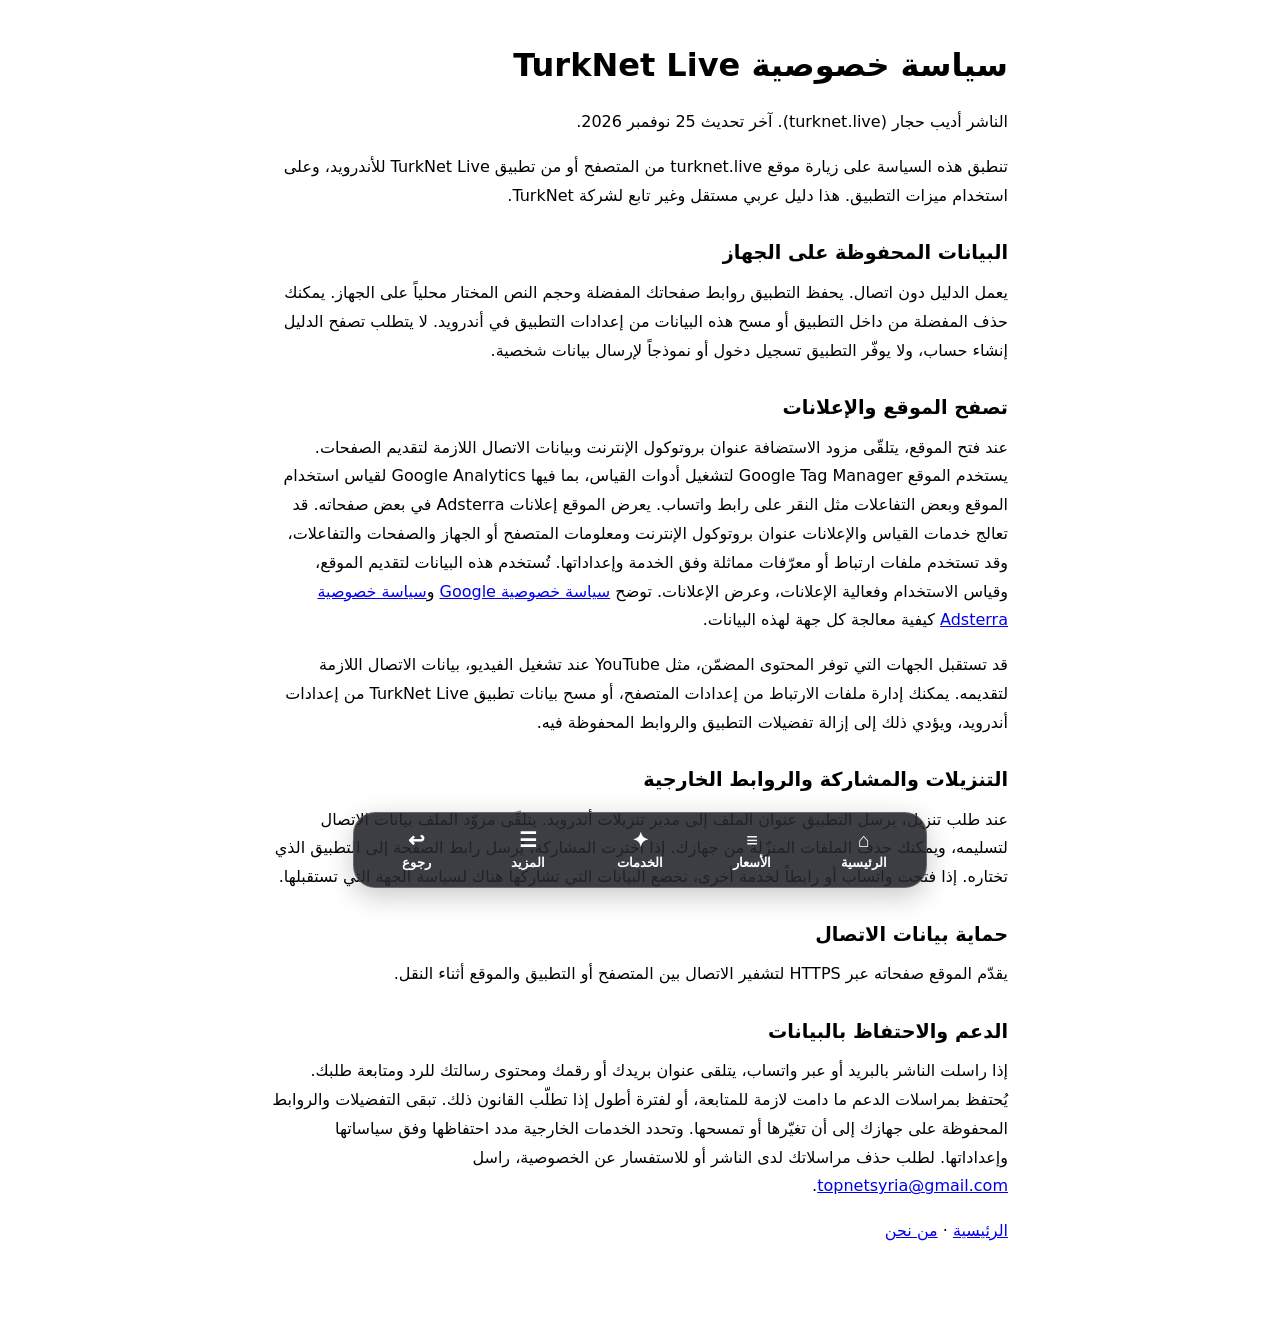
<file: privacy-policy.html>
<!doctype html>
<html lang="ar" dir="rtl">
<head>
  <meta charset="utf-8">
  <meta name="viewport" content="width=device-width, initial-scale=1">
  <meta name="description" content="سياسة خصوصية تطبيق TurkNet Live للأندرويد وموقع turknet.live">
  <title>سياسة الخصوصية | TurkNet Live</title>
  <link rel="canonical" href="https://turknet.live/privacy-policy.html">
  <style>
    :root{color-scheme:light dark}
    body{margin:0;padding:1.5rem;font:1rem/1.8 system-ui,sans-serif}
    main{max-width:46rem;margin:auto}
    h1{line-height:1.3}
    h2{font-size:1.2rem;margin-block:1.6rem .3rem}
    p{margin-block:.5rem 1rem}
    a{word-break:break-word}
  </style>
<script src="/site-quicknav.js?v=20261126c" defer></script></head>
<body>
  <main>
    <h1>سياسة خصوصية TurkNet Live</h1>
    <p>الناشر أديب حجار (<bdi>turknet.live</bdi>). آخر تحديث 25 نوفمبر 2026.</p>
    <p>تنطبق هذه السياسة على زيارة موقع turknet.live من المتصفح أو من تطبيق TurkNet Live للأندرويد، وعلى استخدام ميزات التطبيق. هذا دليل عربي مستقل وغير تابع لشركة TurkNet.</p>
    <h2>البيانات المحفوظة على الجهاز</h2>
    <p>يعمل الدليل دون اتصال. يحفظ التطبيق روابط صفحاتك المفضلة وحجم النص المختار محلياً على الجهاز. يمكنك حذف المفضلة من داخل التطبيق أو مسح هذه البيانات من إعدادات التطبيق في أندرويد. لا يتطلب تصفح الدليل إنشاء حساب، ولا يوفّر التطبيق تسجيل دخول أو نموذجاً لإرسال بيانات شخصية.</p>
    <h2>تصفح الموقع والإعلانات</h2>
    <p>عند فتح الموقع، يتلقّى مزود الاستضافة عنوان بروتوكول الإنترنت وبيانات الاتصال اللازمة لتقديم الصفحات. يستخدم الموقع Google Tag Manager لتشغيل أدوات القياس، بما فيها Google Analytics لقياس استخدام الموقع وبعض التفاعلات مثل النقر على رابط واتساب. يعرض الموقع إعلانات Adsterra في بعض صفحاته. قد تعالج خدمات القياس والإعلانات عنوان بروتوكول الإنترنت ومعلومات المتصفح أو الجهاز والصفحات والتفاعلات، وقد تستخدم ملفات ارتباط أو معرّفات مماثلة وفق الخدمة وإعداداتها. تُستخدم هذه البيانات لتقديم الموقع، وقياس الاستخدام وفعالية الإعلانات، وعرض الإعلانات. توضح <a href="https://policies.google.com/privacy?hl=ar">سياسة خصوصية Google</a> و<a href="https://adsterra.com/privacy-policy/">سياسة خصوصية Adsterra</a> كيفية معالجة كل جهة لهذه البيانات.</p>
    <p>قد تستقبل الجهات التي توفر المحتوى المضمّن، مثل YouTube عند تشغيل الفيديو، بيانات الاتصال اللازمة لتقديمه. يمكنك إدارة ملفات الارتباط من إعدادات المتصفح، أو مسح بيانات تطبيق TurkNet Live من إعدادات أندرويد، ويؤدي ذلك إلى إزالة تفضيلات التطبيق والروابط المحفوظة فيه.</p>
    <h2>التنزيلات والمشاركة والروابط الخارجية</h2>
    <p>عند طلب تنزيل، يرسل التطبيق عنوان الملف إلى مدير تنزيلات أندرويد. يتلقّى مزوّد الملف بيانات الاتصال لتسليمه، ويمكنك حذف الملفات المنزّلة من جهازك. إذا اخترت المشاركة، يُرسل رابط الصفحة إلى التطبيق الذي تختاره. إذا فتحت واتساب أو رابطاً لخدمة أخرى، تخضع البيانات التي تشاركها هناك لسياسة الجهة التي تستقبلها.</p>
    <h2>حماية بيانات الاتصال</h2>
    <p>يقدّم الموقع صفحاته عبر HTTPS لتشفير الاتصال بين المتصفح أو التطبيق والموقع أثناء النقل.</p>
    <h2>الدعم والاحتفاظ بالبيانات</h2>
    <p>إذا راسلت الناشر بالبريد أو عبر واتساب، يتلقى عنوان بريدك أو رقمك ومحتوى رسالتك للرد ومتابعة طلبك. يُحتفظ بمراسلات الدعم ما دامت لازمة للمتابعة، أو لفترة أطول إذا تطلّب القانون ذلك. تبقى التفضيلات والروابط المحفوظة على جهازك إلى أن تغيّرها أو تمسحها. وتحدد الخدمات الخارجية مدد احتفاظها وفق سياساتها وإعداداتها. لطلب حذف مراسلاتك لدى الناشر أو للاستفسار عن الخصوصية، راسل <a href="mailto:topnetsyria@gmail.com"><bdi>topnetsyria@gmail.com</bdi></a>.</p>
    <nav aria-label="روابط الموقع"><a href="/">الرئيسية</a> · <a href="/about.html">من نحن</a></nav>
  </main>
</body>
</html>
</file>
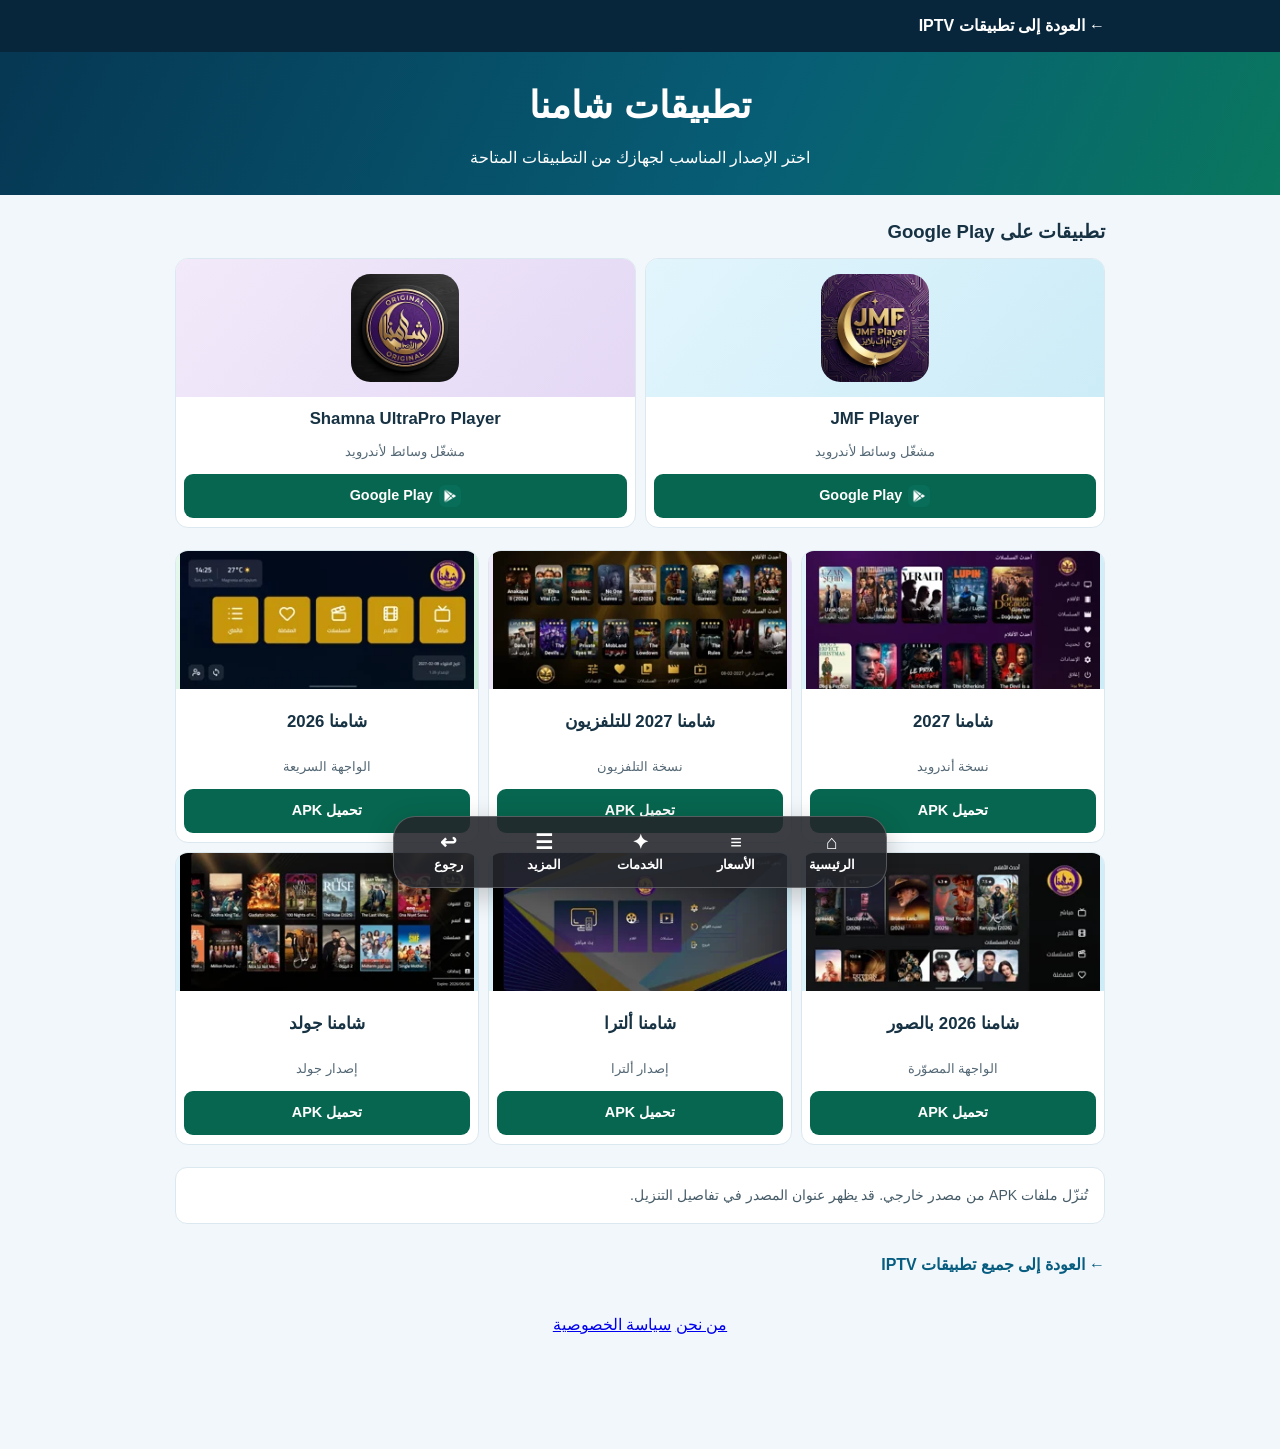
<file: shamna.html>
<!doctype html>
<html lang="ar" dir="rtl">
<head>
<meta charset="utf-8">
<meta name="viewport" content="width=device-width,initial-scale=1">
<title>تطبيقات شامنا للأندرويد | تورك نت بالعربي</title>
<meta name="description" content="تصفّح إصدارات تطبيقات شامنا للأندرويد واختر النسخة المناسبة عبر صفحة تورك نت بالعربي.">
<link rel="canonical" href="https://turknet.live/shamna.html">
<link rel="icon" href="/favicon.svg" type="image/svg+xml">
<meta name="theme-color" content="#08263b">
<script>(()=>{const load=()=>{if(document.querySelector('script[data-gtm-delayed]'))return;const s=document.createElement('script');s.async=true;s.dataset.gtmDelayed='true';s.src='https://www.googletagmanager.com/gtm.js?id=GTM-WWHQ7DDB';document.head.appendChild(s)};if(document.readyState==='complete')load();else window.addEventListener('load',load,{once:true})})();</script>
<script>window.dataLayer=window.dataLayer||[];function gtag(){dataLayer.push(arguments)}gtag('js',new Date());</script>
<style>
*{box-sizing:border-box}body{margin:0;background:#f2f7fb;color:#163243;font:1rem/1.65 Tahoma,Arial,sans-serif}.wrap{width:min(100% - 18px,930px);margin-inline:auto}header{background:#08263b;padding:13px 0}header a{color:#fff;text-decoration:none;font-weight:bold}.hero{padding:24px 10px;background:linear-gradient(115deg,#063753,#075e75 60%,#0a775e);color:white;text-align:center}.hero h1{font-size:clamp(1.5rem,5vw,2.3rem);margin:0 0 8px}.hero p{margin:0}.cards{display:grid;grid-template-columns:repeat(3,minmax(0,1fr));gap:9px;list-style:none;padding:0;margin:22px 0}.cards li{min-width:0;background:#fff;border:1px solid #dce8ef;border-radius:13px;overflow:hidden;display:flex;flex-direction:column;text-align:center;padding-bottom:9px}.art{background:linear-gradient(130deg,#e2f5fd,#ccecf7);height:clamp(82px,23vw,138px);padding:0 4px;display:grid;grid-template-rows:minmax(0,1fr);place-items:center}.cards li:nth-child(2) .art{background:linear-gradient(130deg,#f2eafa,#e4d8f5)}.cards li:nth-child(3) .art{background:linear-gradient(130deg,#e5f8ec,#caeddc)}.art img{display:block;width:100%;height:100%;min-height:0;min-width:0;object-fit:fill}.cards h2{font-size:clamp(.81rem,2.8vw,1.05rem);line-height:1.4;margin:10px 5px;min-height:2.8em;display:grid;place-items:center}.cards p{font-size:.8rem;margin:0 6px 12px;color:#546875;flex:1}.download{display:block;text-decoration:none;font-weight:700;background:#07664f;color:#fff;border-radius:9px;padding:10px 4px;margin:0 8px;font-size:.9rem}.note{background:white;border:1px solid #dce8ef;border-radius:12px;padding:16px;margin:12px 0 28px;font-size:.88rem;color:#465c68}.back{display:inline-block;text-decoration:none;color:#075d80;margin:0 0 18px;font-weight:bold}a:focus-visible{outline:3px solid #ecb649;outline-offset:3px}@media(max-width:400px){.cards{gap:6px}.cards h2{font-size:.76rem;margin:8px 3px}.cards p{font-size:.69rem;margin:0 3px 8px}.download{font-size:.75rem;margin:0 5px;padding:9px 2px}}

.shamna-bottom-ad{display:flex;justify-content:center;margin:0 auto 24px}.shamna-bottom-ad iframe{display:block;max-width:100%;border:0}

.store-section{margin:22px 0}
.store-section>h2{font-size:1.16rem;margin:0 0 10px}
.store-cards{grid-template-columns:repeat(2,minmax(0,1fr));margin:0;gap:9px}
.store-cards .art img{width:clamp(59px,19vw,108px);height:auto;aspect-ratio:1;object-fit:contain;border-radius:18%}
.store-cards h3{font-size:clamp(.84rem,3vw,1.05rem);line-height:1.4;margin:10px 5px;overflow-wrap:anywhere}
.store-cards .download{display:flex;align-items:center;justify-content:center;gap:6px;min-height:44px}
.store-cards .download:hover{background:#075542}
.store-cards .download img{flex:none}
</style>
<script src="/site-quicknav.js?v=20261126c" defer></script>
</head>
<body>
<header><div class="wrap"><a href="/iptv.html">← العودة إلى تطبيقات IPTV</a></div></header>
<section class="hero"><div class="wrap"><h1>تطبيقات شامنا</h1><p>اختر الإصدار المناسب لجهازك من التطبيقات المتاحة</p></div></section>
<main class="wrap">
<section class="store-section" aria-labelledby="shamna-play-title">
  <h2 id="shamna-play-title">تطبيقات على Google Play</h2>
  <ul class="cards store-cards">
    <li>
      <div class="art"><img src="/assets/shamna/jmf-player.webp" alt="" width="108" height="108" decoding="async"></div>
      <h3><bdi>JMF Player</bdi></h3>
      <p>مشغّل وسائط لأندرويد</p>
      <a class="download" href="https://play.google.com/store/apps/details?id=com.jmfxtech.jmfplayerapp" aria-label="عرض JMF Player على Google Play">
        <img src="/assets/platforms/googleplay.png" alt="" width="22" height="22" decoding="async"><bdi>Google Play</bdi>
      </a>
    </li>
    <li>
      <div class="art"><img src="/assets/shamna/shamna-ultrapro-player.webp" alt="" width="108" height="108" decoding="async"></div>
      <h3><bdi>Shamna UltraPro Player</bdi></h3>
      <p>مشغّل وسائط لأندرويد</p>
      <a class="download" href="https://play.google.com/store/apps/details?id=com.shamnaplayer.ultrapro" aria-label="عرض Shamna UltraPro Player على Google Play">
        <img src="/assets/platforms/googleplay.png" alt="" width="22" height="22" decoding="async"><bdi>Google Play</bdi>
      </a>
    </li>
  </ul>
</section>
<ul class="cards" aria-label="إصدارات تطبيقات شامنا">
<li><div class="art"><img src="/assets/shamna/shamna-2027.webp" alt="" width="112" height="112" decoding="async"></div><h2>شامنا 2027</h2><p>نسخة أندرويد</p><a class="download" href="https://a-o.app/SHAMNA-APP-1.0.3.apk" aria-label="تحميل شامنا 2027 بصيغة APK">تحميل APK</a></li>
<li><div class="art"><img src="/assets/shamna/shamna-2027-tv.webp" alt="" width="112" height="112" decoding="async"></div><h2>شامنا 2027 للتلفزيون</h2><p>نسخة التلفزيون</p><a class="download" href="https://a-o.app/SHAMNA-TV-1.0.3.apk" aria-label="تحميل شامنا 2027 للتلفزيون بصيغة APK">تحميل APK</a></li>
<li><div class="art"><img src="/assets/shamna/shamna-2026-fast.webp" alt="" width="112" height="112" decoding="async"></div><h2>شامنا 2026</h2><p>الواجهة السريعة</p><a class="download" href="https://a-o.app/shamnaF-1.26.apk" aria-label="تحميل شامنا 2026 بصيغة APK">تحميل APK</a></li>
<li><div class="art"><img src="/assets/shamna/shamna-2026-pictures.webp" alt="" width="112" height="112" decoding="async"></div><h2>شامنا 2026 بالصور</h2><p>الواجهة المصوّرة</p><a class="download" href="https://a-o.app/shamna-1.26.apk" aria-label="تحميل شامنا 2026 بالصور بصيغة APK">تحميل APK</a></li>
<li><div class="art"><img src="/assets/shamna/shamna-ultra.webp" alt="" width="112" height="112" decoding="async"></div><h2>شامنا ألترا</h2><p>إصدار ألترا</p><a class="download" href="https://a-o.app/ultrax.apk" aria-label="تحميل شامنا ألترا بصيغة APK">تحميل APK</a></li>
<li><div class="art"><img src="/assets/shamna/shamna-gold.webp" alt="" width="112" height="112" decoding="async"></div><h2>شامنا جولد</h2><p>إصدار جولد</p><a class="download" href="https://a-o.app/shamna(g).apk" aria-label="تحميل شامنا جولد بصيغة APK">تحميل APK</a></li>
</ul>
<p class="note">تُنزّل ملفات APK من مصدر خارجي. قد يظهر عنوان المصدر في تفاصيل التنزيل.</p>
<a class="back" href="/iptv.html">← العودة إلى جميع تطبيقات IPTV</a>

  <p style="text-align:center"><a href="/about.html">من نحن</a> <a href="/privacy-policy.html">سياسة الخصوصية</a></p>
</main>
</body>
</html>
</file>
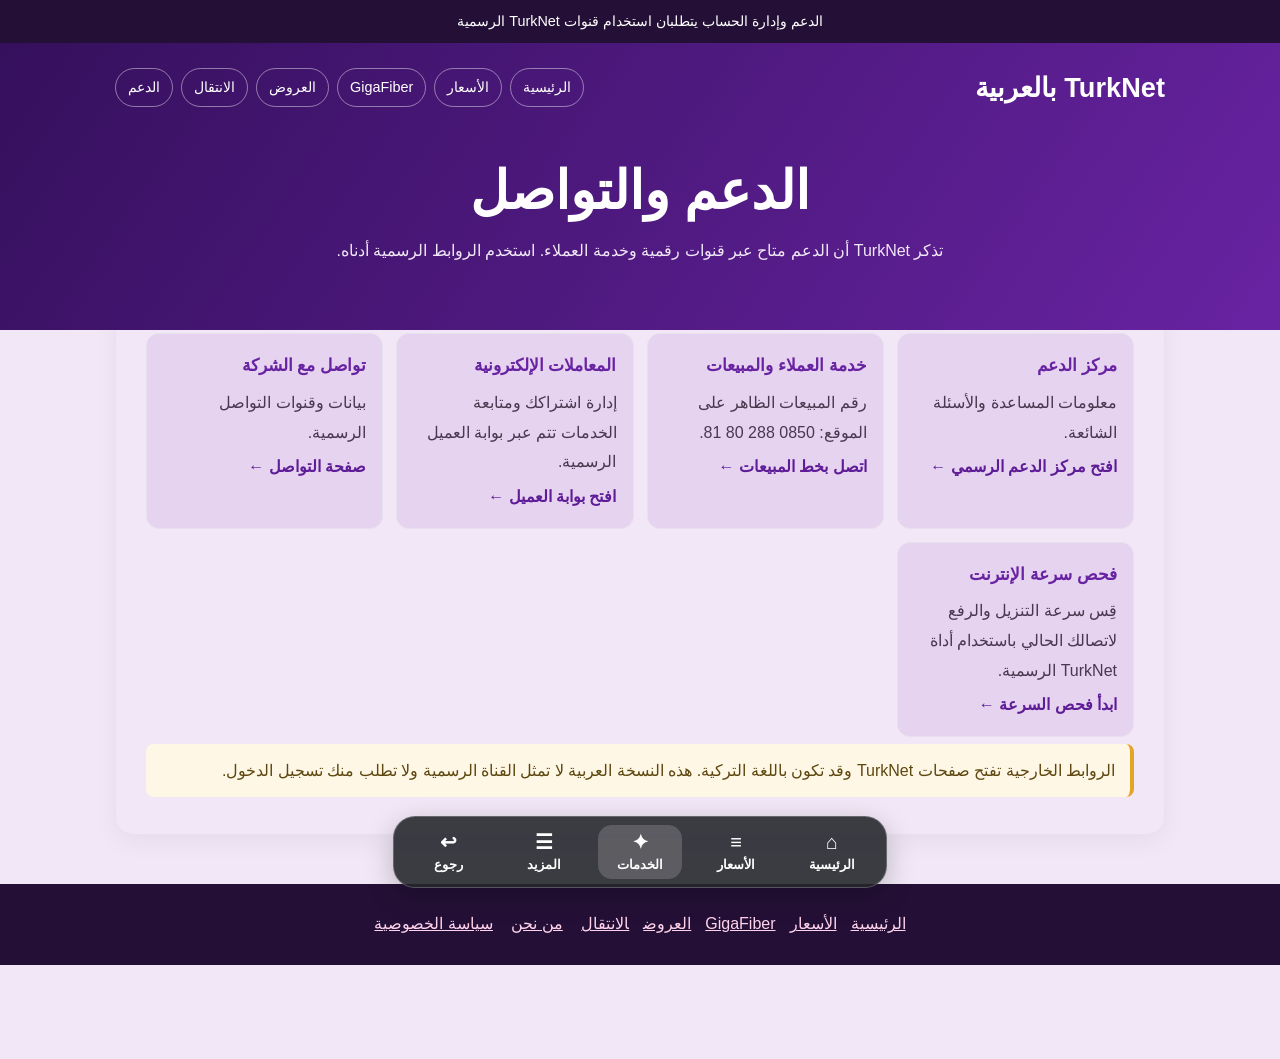
<file: support.html>
<!doctype html><html lang="ar" dir="rtl"><head>
<!-- Google Tag Manager: TurkNet Live -->
<script async src="https://www.googletagmanager.com/gtm.js?id=GTM-WWHQ7DDB"></script>
<script>
  window.dataLayer = window.dataLayer || [];
  function gtag(){dataLayer.push(arguments);}
  gtag('js', new Date());
</script>
<meta charset="utf-8"><meta name="viewport" content="width=device-width,initial-scale=1"><meta name="description" content="اعثر على قنوات الدعم الرسمية لدى TurkNet في تركيا، من مركز المساعدة وخدمة العملاء إلى المعاملات الإلكترونية، واختر طريقة التواصل المناسبة لطلبك."><title>الدعم والتواصل | TurkNet بالعربية</title><link rel="canonical" href="https://turknet.live/support.html"><link rel="stylesheet" href="style.css"><link rel="icon" type="image/svg+xml" sizes="any" href="https://turknet.live/favicon.svg"><script src="/site-quicknav.js?v=20261126c" defer></script></head><body><div class="top">الدعم وإدارة الحساب يتطلبان استخدام قنوات TurkNet الرسمية</div><header class="hero"><div class="wrap"><nav class="nav"><a class="brand" href="index.html">TurkNet بالعربية</a><div class="navlinks"><a href="index.html">الرئيسية</a><a href="tariffs.html">الأسعار</a><a href="gigafiber.html">GigaFiber</a><a href="campaigns.html">العروض</a><a href="switching.html">الانتقال</a><a href="support.html">الدعم</a></div></nav><div class="hero-copy"><h1>الدعم والتواصل</h1><p>تذكر TurkNet أن الدعم متاح عبر قنوات رقمية وخدمة العملاء. استخدم الروابط الرسمية أدناه.</p></div></div></header><main class="wrap main"><section class="card"><div class="grid"><article class="tile"><h3>مركز الدعم</h3><p>معلومات المساعدة والأسئلة الشائعة.</p><a href="https://www.turk.net/destek" rel="noopener">افتح مركز الدعم الرسمي ←</a></article><article class="tile"><h3>خدمة العملاء والمبيعات</h3><p>رقم المبيعات الظاهر على الموقع: 0850 288 80 81.</p><a href="tel:08502888081">اتصل بخط المبيعات ←</a></article><article class="tile"><h3>المعاملات الإلكترونية</h3><p>إدارة اشتراكك ومتابعة الخدمات تتم عبر بوابة العميل الرسمية.</p><a href="https://www.turk.net/online-islemler/login" rel="noopener">افتح بوابة العميل ←</a></article><article class="tile"><h3>تواصل مع الشركة</h3><p>بيانات وقنوات التواصل الرسمية.</p><a href="https://www.turk.net/iletisim" rel="noopener">صفحة التواصل ←</a></article>
<article class="tile">
  <h3>فحص سرعة الإنترنت</h3>
  <p>قِس سرعة التنزيل والرفع لاتصالك الحالي باستخدام أداة TurkNet الرسمية.</p>
  <a href="https://www.turk.net/hiz-testi" rel="noopener">ابدأ فحص السرعة ←</a>
</article>
</div><p class="callout">الروابط الخارجية تفتح صفحات TurkNet وقد تكون باللغة التركية. هذه النسخة العربية لا تمثل القناة الرسمية ولا تطلب منك تسجيل الدخول.</p></section><style>.subpage-ad-trial{max-width:100%;margin:24px auto;display:flex;justify-content:center;align-items:center;overflow:hidden;min-height:250px}.subpage-ad-trial iframe{display:block;max-width:100%;border:0}</style></main><footer class="footer"><div class="wrap footnav"><a href="index.html">الرئيسية</a><a href="tariffs.html">الأسعار</a><a href="gigafiber.html">GigaFiber</a><a href="campaigns.html">العروض</a><a href="switching.html">الانتقال</a> <a href="/about.html">من نحن</a> <a href="/privacy-policy.html">سياسة الخصوصية</a></div></footer></body></html>
</file>
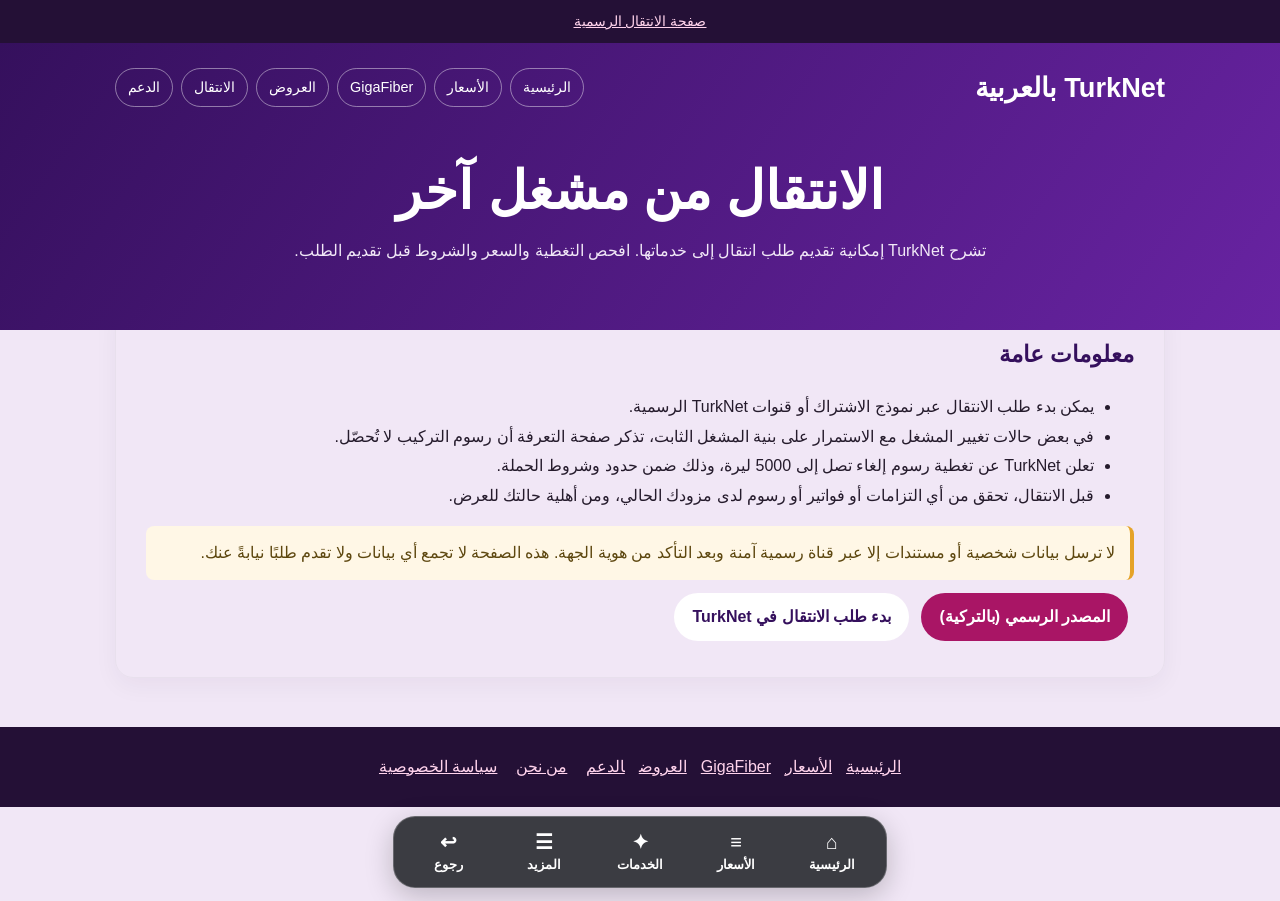
<file: switching.html>
<!doctype html><html lang="ar" dir="rtl"><head>
<!-- Google Tag Manager: TurkNet Live -->
<script async src="https://www.googletagmanager.com/gtm.js?id=GTM-WWHQ7DDB"></script>
<script>
  window.dataLayer = window.dataLayer || [];
  function gtag(){dataLayer.push(arguments);}
  gtag('js', new Date());
</script>
<meta charset="utf-8"><meta name="viewport" content="width=device-width,initial-scale=1"><meta name="description" content="دليل بالعربية للانتقال من مزوّد الإنترنت الحالي إلى TurkNet في تركيا. تعرّف على كيفية فحص التغطية ومراجعة رسوم الإلغاء وبدء الطلب عبر القنوات الرسمية."><title>الانتقال إلى TurkNet | TurkNet بالعربية</title><link rel="canonical" href="https://turknet.live/switching.html"><link rel="stylesheet" href="style.css"><link rel="icon" type="image/svg+xml" sizes="any" href="https://turknet.live/favicon.svg"><script src="/site-quicknav.js?v=20261126c" defer></script></head><body><div class="top"><a href="https://www.turk.net/baska-operatorden-gecis" rel="noopener">صفحة الانتقال الرسمية</a></div><header class="hero"><div class="wrap"><nav class="nav"><a class="brand" href="index.html">TurkNet بالعربية</a><div class="navlinks"><a href="index.html">الرئيسية</a><a href="tariffs.html">الأسعار</a><a href="gigafiber.html">GigaFiber</a><a href="campaigns.html">العروض</a><a href="switching.html">الانتقال</a><a href="support.html">الدعم</a></div></nav><div class="hero-copy"><h1>الانتقال من مشغل آخر</h1><p>تشرح TurkNet إمكانية تقديم طلب انتقال إلى خدماتها. افحص التغطية والسعر والشروط قبل تقديم الطلب.</p></div></div></header><main class="wrap main"><section class="card"><h2>معلومات عامة</h2><ul><li>يمكن بدء طلب الانتقال عبر نموذج الاشتراك أو قنوات TurkNet الرسمية.</li><li>في بعض حالات تغيير المشغل مع الاستمرار على بنية المشغل الثابت، تذكر صفحة التعرفة أن رسوم التركيب لا تُحصّل.</li><li>تعلن TurkNet عن تغطية رسوم إلغاء تصل إلى 5000 ليرة، وذلك ضمن حدود وشروط الحملة.</li><li>قبل الانتقال، تحقق من أي التزامات أو فواتير أو رسوم لدى مزودك الحالي، ومن أهلية حالتك للعرض.</li></ul><p class="callout">لا ترسل بيانات شخصية أو مستندات إلا عبر قناة رسمية آمنة وبعد التأكد من هوية الجهة. هذه الصفحة لا تجمع أي بيانات ولا تقدم طلبًا نيابةً عنك.</p><a class="btn" href="https://www.turk.net/baska-operatorden-gecis" rel="noopener">المصدر الرسمي (بالتركية)</a><a class="btn light" href="https://www.turk.net/taahhutsuz-ozgur-iletisim-abonelik" rel="noopener">بدء طلب الانتقال في TurkNet</a></section><style>.subpage-ad-trial{max-width:100%;margin:24px auto;display:flex;justify-content:center;align-items:center;overflow:hidden;min-height:50px}.subpage-ad-trial iframe{display:block;max-width:100%;border:0}</style></main><footer class="footer"><div class="wrap footnav"><a href="index.html">الرئيسية</a><a href="tariffs.html">الأسعار</a><a href="gigafiber.html">GigaFiber</a><a href="campaigns.html">العروض</a><a href="support.html">الدعم</a> <a href="/about.html">من نحن</a> <a href="/privacy-policy.html">سياسة الخصوصية</a></div></footer></body></html>
</file>
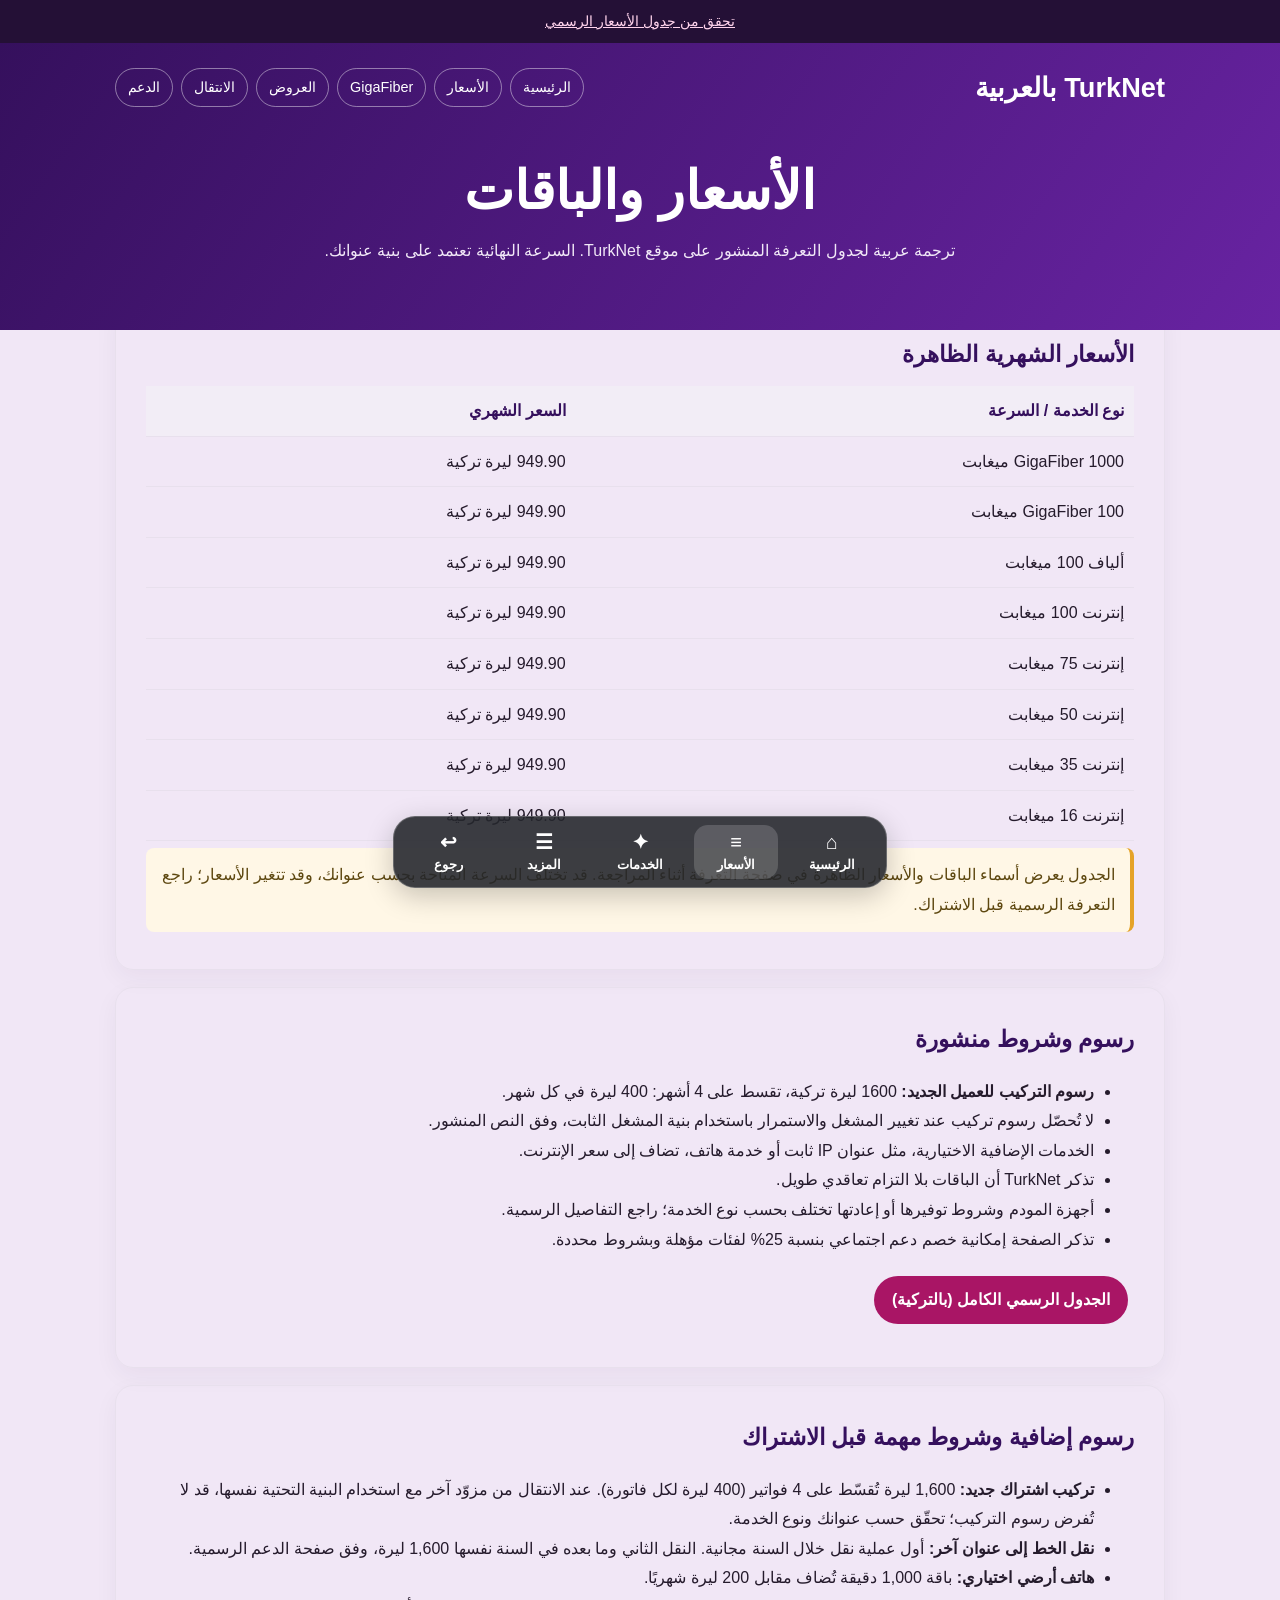
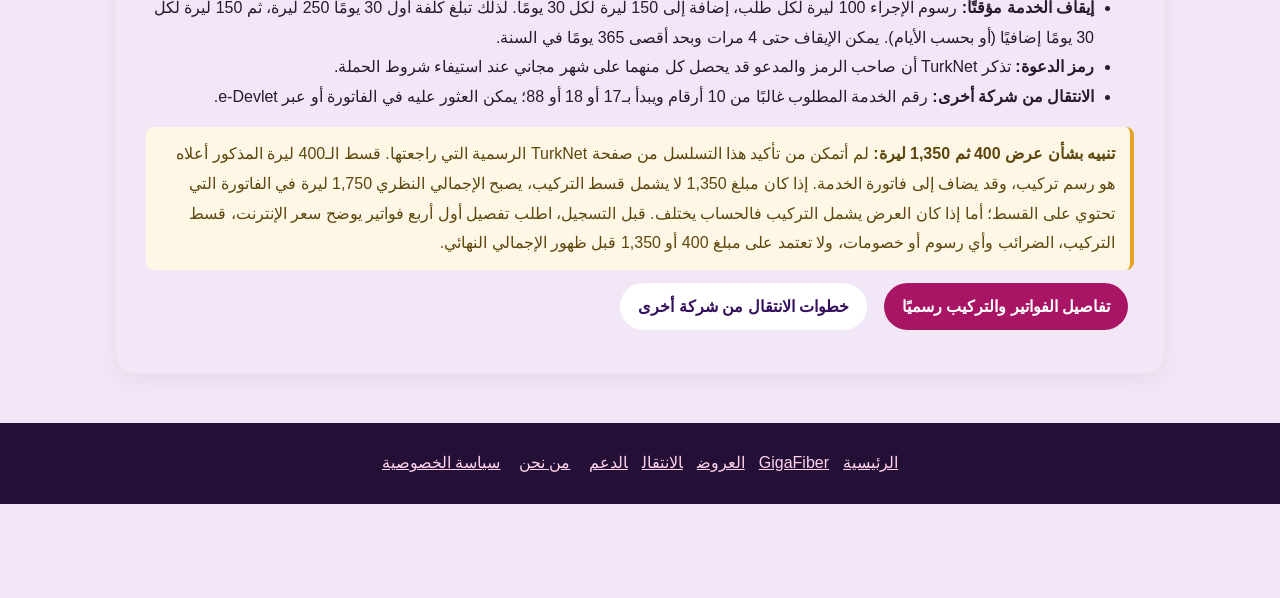
<file: tariffs.html>
<!doctype html><html lang="ar" dir="rtl"><head>
<!-- Google Tag Manager: TurkNet Live -->
<script async src="https://www.googletagmanager.com/gtm.js?id=GTM-WWHQ7DDB"></script>
<script>
  window.dataLayer = window.dataLayer || [];
  function gtag(){dataLayer.push(arguments);}
  gtag('js', new Date());
</script>
<meta charset="utf-8"><meta name="viewport" content="width=device-width,initial-scale=1"><meta name="description" content="تعرّف على أسعار باقات الإنترنت المنزلي من TurkNet في تركيا، واقرأ عن الرسوم الشهرية وتكاليف التركيب والشروط التي تستحق المراجعة قبل الاشتراك."><title>الأسعار والباقات | TurkNet بالعربية</title><link rel="canonical" href="https://turknet.live/tariffs.html"><link rel="stylesheet" href="style.css"><link rel="icon" type="image/svg+xml" sizes="any" href="https://turknet.live/favicon.svg"><script src="/site-quicknav.js?v=20261126c" defer></script></head><body><div class="top"><a href="https://www.turk.net/tarifelerimiz" rel="noopener">تحقق من جدول الأسعار الرسمي</a></div><header class="hero"><div class="wrap"><nav class="nav"><a class="brand" href="index.html">TurkNet بالعربية</a><div class="navlinks"><a href="index.html">الرئيسية</a><a href="tariffs.html">الأسعار</a><a href="gigafiber.html">GigaFiber</a><a href="campaigns.html">العروض</a><a href="switching.html">الانتقال</a><a href="support.html">الدعم</a></div></nav><div class="hero-copy"><h1>الأسعار والباقات</h1><p>ترجمة عربية لجدول التعرفة المنشور على موقع TurkNet. السرعة النهائية تعتمد على بنية عنوانك.</p></div></div></header><main class="wrap main"><section class="card"><h2>الأسعار الشهرية الظاهرة</h2><div class="table-wrap"><table><thead><tr><th>نوع الخدمة / السرعة</th><th>السعر الشهري</th></tr></thead><tbody><tr><td>GigaFiber 1000 ميغابت</td><td>949.90 ليرة تركية</td></tr><tr><td>GigaFiber 100 ميغابت</td><td>949.90 ليرة تركية</td></tr><tr><td>ألياف 100 ميغابت</td><td>949.90 ليرة تركية</td></tr><tr><td>إنترنت 100 ميغابت</td><td>949.90 ليرة تركية</td></tr><tr><td>إنترنت 75 ميغابت</td><td>949.90 ليرة تركية</td></tr><tr><td>إنترنت 50 ميغابت</td><td>949.90 ليرة تركية</td></tr><tr><td>إنترنت 35 ميغابت</td><td>949.90 ليرة تركية</td></tr><tr><td>إنترنت 16 ميغابت</td><td>949.90 ليرة تركية</td></tr></tbody></table></div><p class="callout">الجدول يعرض أسماء الباقات والأسعار الظاهرة في صفحة التعرفة أثناء المراجعة. قد تختلف السرعة المتاحة بحسب عنوانك، وقد تتغير الأسعار؛ راجع التعرفة الرسمية قبل الاشتراك.</p></section><section class="card"><h2>رسوم وشروط منشورة</h2><ul><li><b>رسوم التركيب للعميل الجديد:</b> 1600 ليرة تركية، تقسط على 4 أشهر: 400 ليرة في كل شهر.</li><li>لا تُحصّل رسوم تركيب عند تغيير المشغل والاستمرار باستخدام بنية المشغل الثابت، وفق النص المنشور.</li><li>الخدمات الإضافية الاختيارية، مثل عنوان IP ثابت أو خدمة هاتف، تضاف إلى سعر الإنترنت.</li><li>تذكر TurkNet أن الباقات بلا التزام تعاقدي طويل.</li><li>أجهزة المودم وشروط توفيرها أو إعادتها تختلف بحسب نوع الخدمة؛ راجع التفاصيل الرسمية.</li><li>تذكر الصفحة إمكانية خصم دعم اجتماعي بنسبة 25% لفئات مؤهلة وبشروط محددة.</li></ul><p><a class="btn" href="https://www.turk.net/tarifelerimiz" rel="noopener">الجدول الرسمي الكامل (بالتركية)</a></p></section><section class="card"><h2>رسوم إضافية وشروط مهمة قبل الاشتراك</h2><ul><li><b>تركيب اشتراك جديد:</b> 1,600 ليرة تُقسّط على 4 فواتير (400 ليرة لكل فاتورة). عند الانتقال من مزوّد آخر مع استخدام البنية التحتية نفسها، قد لا تُفرض رسوم التركيب؛ تحقّق حسب عنوانك ونوع الخدمة.</li><li><b>نقل الخط إلى عنوان آخر:</b> أول عملية نقل خلال السنة مجانية. النقل الثاني وما بعده في السنة نفسها 1,600 ليرة، وفق صفحة الدعم الرسمية.</li><li><b>هاتف أرضي اختياري:</b> باقة 1,000 دقيقة تُضاف مقابل 200 ليرة شهريًا.</li><li><b>إيقاف الخدمة مؤقتًا:</b> رسوم الإجراء 100 ليرة لكل طلب، إضافة إلى 150 ليرة لكل 30 يومًا. لذلك تبلغ كلفة أول 30 يومًا 250 ليرة، ثم 150 ليرة لكل 30 يومًا إضافيًا (أو بحسب الأيام). يمكن الإيقاف حتى 4 مرات وبحد أقصى 365 يومًا في السنة.</li><li><b>رمز الدعوة:</b> تذكر TurkNet أن صاحب الرمز والمدعو قد يحصل كل منهما على شهر مجاني عند استيفاء شروط الحملة.</li><li><b>الانتقال من شركة أخرى:</b> رقم الخدمة المطلوب غالبًا من 10 أرقام ويبدأ بـ17 أو 18 أو 88؛ يمكن العثور عليه في الفاتورة أو عبر e-Devlet.</li></ul><p class="callout"><b>تنبيه بشأن عرض 400 ثم 1,350 ليرة:</b> لم أتمكن من تأكيد هذا التسلسل من صفحة TurkNet الرسمية التي راجعتها. قسط الـ400 ليرة المذكور أعلاه هو رسم تركيب، وقد يضاف إلى فاتورة الخدمة. إذا كان مبلغ 1,350 لا يشمل قسط التركيب، يصبح الإجمالي النظري 1,750 ليرة في الفاتورة التي تحتوي على القسط؛ أما إذا كان العرض يشمل التركيب فالحساب يختلف. قبل التسجيل، اطلب تفصيل أول أربع فواتير يوضح سعر الإنترنت، قسط التركيب، الضرائب وأي رسوم أو خصومات، ولا تعتمد على مبلغ 400 أو 1,350 قبل ظهور الإجمالي النهائي.</p><p><a class="btn" href="https://www.turk.net/destek/category/fatura-ile-ilgili-islemler-nasil-yapilir" rel="noopener">تفاصيل الفواتير والتركيب رسميًا</a> <a class="btn light" href="https://www.turk.net/baska-operatorden-gecis" rel="noopener">خطوات الانتقال من شركة أخرى</a></p></section><style id="tariffs-ad-layout">.tariffs-ad-test{max-width:100%;margin:24px auto;display:flex;justify-content:center;align-items:center;min-height:250px;overflow:hidden}.tariffs-ad-test iframe{display:block;max-width:100%;border:0}</style></main><footer class="footer"><div class="wrap footnav"><a href="index.html">الرئيسية</a><a href="gigafiber.html">GigaFiber</a><a href="campaigns.html">العروض</a><a href="switching.html">الانتقال</a><a href="support.html">الدعم</a> <a href="/about.html">من نحن</a> <a href="/privacy-policy.html">سياسة الخصوصية</a></div></footer></body></html>
</file>
<file: assets/platforms/icons.css>
/* Platform glyphs: Simple Icons, https://simpleicons.org/ */
.platform-icon {
  display: inline-block;
  width: 1.3em;
  height: 1.3em;
  flex: none;
  vertical-align: -0.26em;
  margin-inline-end: 0.38em;
}

.social-brand-links .platform-icon {
  width: 26px;
  height: 26px;
  margin-inline-end: 0;
}

.download-btn .platform-icon {
  margin-inline-end: 0;
}
</file>
<file: style.css>
:root{color-scheme:only light}
:root{--purple:#6823a2;--deep:#35105d;--pink:#e9389a;--ink:#251b2c;--muted:#4c3c55;--bg:#f1e7f6;--line:#e8e0ed;--white:#fff}*{box-sizing:border-box}body{margin:0;background:var(--bg);color:var(--ink);font-family:Tahoma,Arial,sans-serif;line-height:1.85}a{color:#5e1c97}a:focus-visible{outline:3px solid #ffb600;outline-offset:3px}.wrap{width:min(100% - 32px,1050px);margin:auto}.top{background:#241036;color:#fff;text-align:center;padding:8px 12px;font-size:.9rem}.top a{color:#ffd3ec}.hero{background:linear-gradient(125deg,var(--deep),var(--purple));color:white;padding:20px 0 55px}.nav{display:flex;align-items:center;justify-content:space-between;gap:15px;flex-wrap:wrap}.brand{color:white;font-weight:900;font-size:1.7rem;text-decoration:none}.navlinks{display:flex;gap:8px;flex-wrap:wrap}.navlinks a{color:white;text-decoration:none;border:1px solid #ffffff70;border-radius:999px;padding:5px 12px;font-size:.9rem}.hero-copy{text-align:center;padding:36px 0 0}.hero-copy h1{font-size:clamp(2rem,6vw,3.3rem);line-height:1.3;margin:8px}.hero-copy p{max-width:770px;margin:10px auto;color:#f1e8f7}.btn{display:inline-block;text-decoration:none;border-radius:999px;padding:9px 18px;margin:6px;background:var(--pink);color:white!important;font-weight:bold}.btn.light{background:white;color:var(--deep)!important}.main{margin-top:-28px;padding-bottom:32px}.card{background:transparent;border:1px solid var(--line);border-radius:18px;padding:clamp(18px,4vw,30px);margin-bottom:17px;box-shadow:0 8px 24px #3110470c}.card h2{color:var(--deep);font-size:1.45rem;margin:0 0 10px}.card h3{color:var(--purple);font-size:1.08rem;margin:0 0 6px}.card p{margin:7px 0;color:var(--muted)}.grid{display:grid;grid-template-columns:repeat(auto-fit,minmax(220px,1fr));gap:13px}.tile{border:1px solid var(--line);border-radius:13px;padding:16px;background:#fff}.tile p{margin:5px 0}.tile a{font-weight:bold;text-decoration:none}.callout{background:#fff7e6;border-right:4px solid #e5a328;border-radius:8px;padding:12px 15px;color:#5d470f!important}.table-wrap{overflow-x:auto}table{width:100%;min-width:560px;border-collapse:collapse}th,td{text-align:right;padding:10px;border-bottom:1px solid var(--line)}th{background:#f2edf6;color:var(--deep)}.faq details{border-bottom:1px solid var(--line);padding:10px 0}.faq summary{color:var(--deep);font-weight:bold;cursor:pointer}.faq details p{padding-right:14px}.footer{background:#241036;color:#e9dff1;padding:22px 0;text-align:center}.footer a{color:#ffd3ec;margin:0 7px}.footnav{line-height:2.3}.small{font-size:.9rem}.pill{display:inline-block;background:#eee3f6;color:var(--deep);padding:4px 11px;border-radius:999px;font-weight:bold;font-size:.88rem}@media(max-width:560px){.hero-copy{padding-top:25px}.nav{align-items:flex-start}.card h2{font-size:1.28rem}}
.brand-ar{display:flex;align-items:center;gap:10px}.brand-ar b{color:#ffc4ec}.brand-mark{width:38px;height:38px;display:inline-grid;place-items:center;border-radius:50%;background:#fff;color:#6823a2;font-size:1.2rem;box-shadow:0 3px 12px #16052645}.visual-card img{height:210px;object-fit:cover}.visual-card img.support-photo{height:240px;object-fit:contain;object-position:center bottom;background:#e5eee4}@media(max-width:560px){.visual-card img{height:190px}.visual-card img.support-photo{height:220px}}
.tile,.visual-card,.video-card{background:#e5d3ef}

.hero{position:relative;isolation:isolate;overflow:hidden;background:linear-gradient(125deg,var(--deep),var(--purple))}
.hero::before{content:"";position:absolute;inset:-6%;z-index:-1;background:linear-gradient(125deg,rgba(53,16,93,.75),rgba(104,35,162,.62)),url("unnamed.jpg") center 45%/cover no-repeat;animation:hero-image-drift 28s ease-in-out infinite alternate;will-change:transform}
@keyframes hero-image-drift{from{transform:scale(1.02) translateX(-.4%)}to{transform:scale(1.09) translateX(.9%)}}
@media(prefers-reduced-motion:reduce){.hero::before{animation:none;transform:scale(1.04);will-change:auto}}
 
/* Contrast improvements for accessibility without changing the site layout */
.tile,.visual-card,.video-card{color:#251b2c}
.tile p,.visual-card p{color:#49384f}
.visual-card .btn,.tile .btn{color:#fff}

/* Accessible button contrast: retain pink identity with darker shade */
.btn:not(.light){background:#a91565;color:#fff!important}
.btn:not(.light):hover,.btn:not(.light):focus-visible{background:#87104f}

/* Plain hero without background photography or motion */
.hero::before{background-image:none!important;background-color:transparent!important;animation:none!important;transform:none!important;will-change:auto!important}

/* Mobile usability refinements for interior pages. Preserve existing colors, layout and ads. */
@media(max-width:640px){
  .wrap{width:calc(100% - 24px)}
  .nav{gap:10px}
  .brand{font-size:1.35rem;overflow-wrap:anywhere}
  .navlinks{display:flex;flex-wrap:wrap;gap:7px;width:100%;justify-content:center}
  .navlinks a{display:inline-flex;align-items:center;justify-content:center;min-height:44px;padding:8px 11px;line-height:1.4}
  .hero-copy{padding-top:22px}
  .hero-copy h1{font-size:clamp(1.7rem,7vw,2.4rem)}
  .hero-copy .btn{display:block;max-width:380px;margin:10px auto;padding:12px 16px;min-height:46px}
  .card{padding:16px;margin-bottom:14px;overflow-wrap:anywhere}
  .table-wrap{max-width:100%;overflow-x:auto;-webkit-overflow-scrolling:touch;overscroll-behavior-x:contain}
  .table-wrap table{min-width:500px}
  .card img,.tile img{max-width:100%;height:auto}
  .footnav a{display:inline-block;padding:5px 3px;min-height:40px}
}

/* Desktop: borderless ad placements on interior pages only. Keep ad units and scripts intact. */
@media (min-width: 641px) {
  .subpage-ad-trial,
  .tariffs-ad-test,
  .subpage-ad-trial > .bottom-ad-item,
  .tariffs-ad-test > .bottom-ad-item,
  .subpage-ad-trial iframe,
  .tariffs-ad-test iframe {
    border: 0 !important;
    outline: 0 !important;
    box-shadow: none !important;
    border-radius: 0 !important;
    background: transparent !important;
  }
  .subpage-ad-trial > .bottom-ad-item,
  .tariffs-ad-test > .bottom-ad-item {
    padding: 0 !important;
  }
}
</file>
